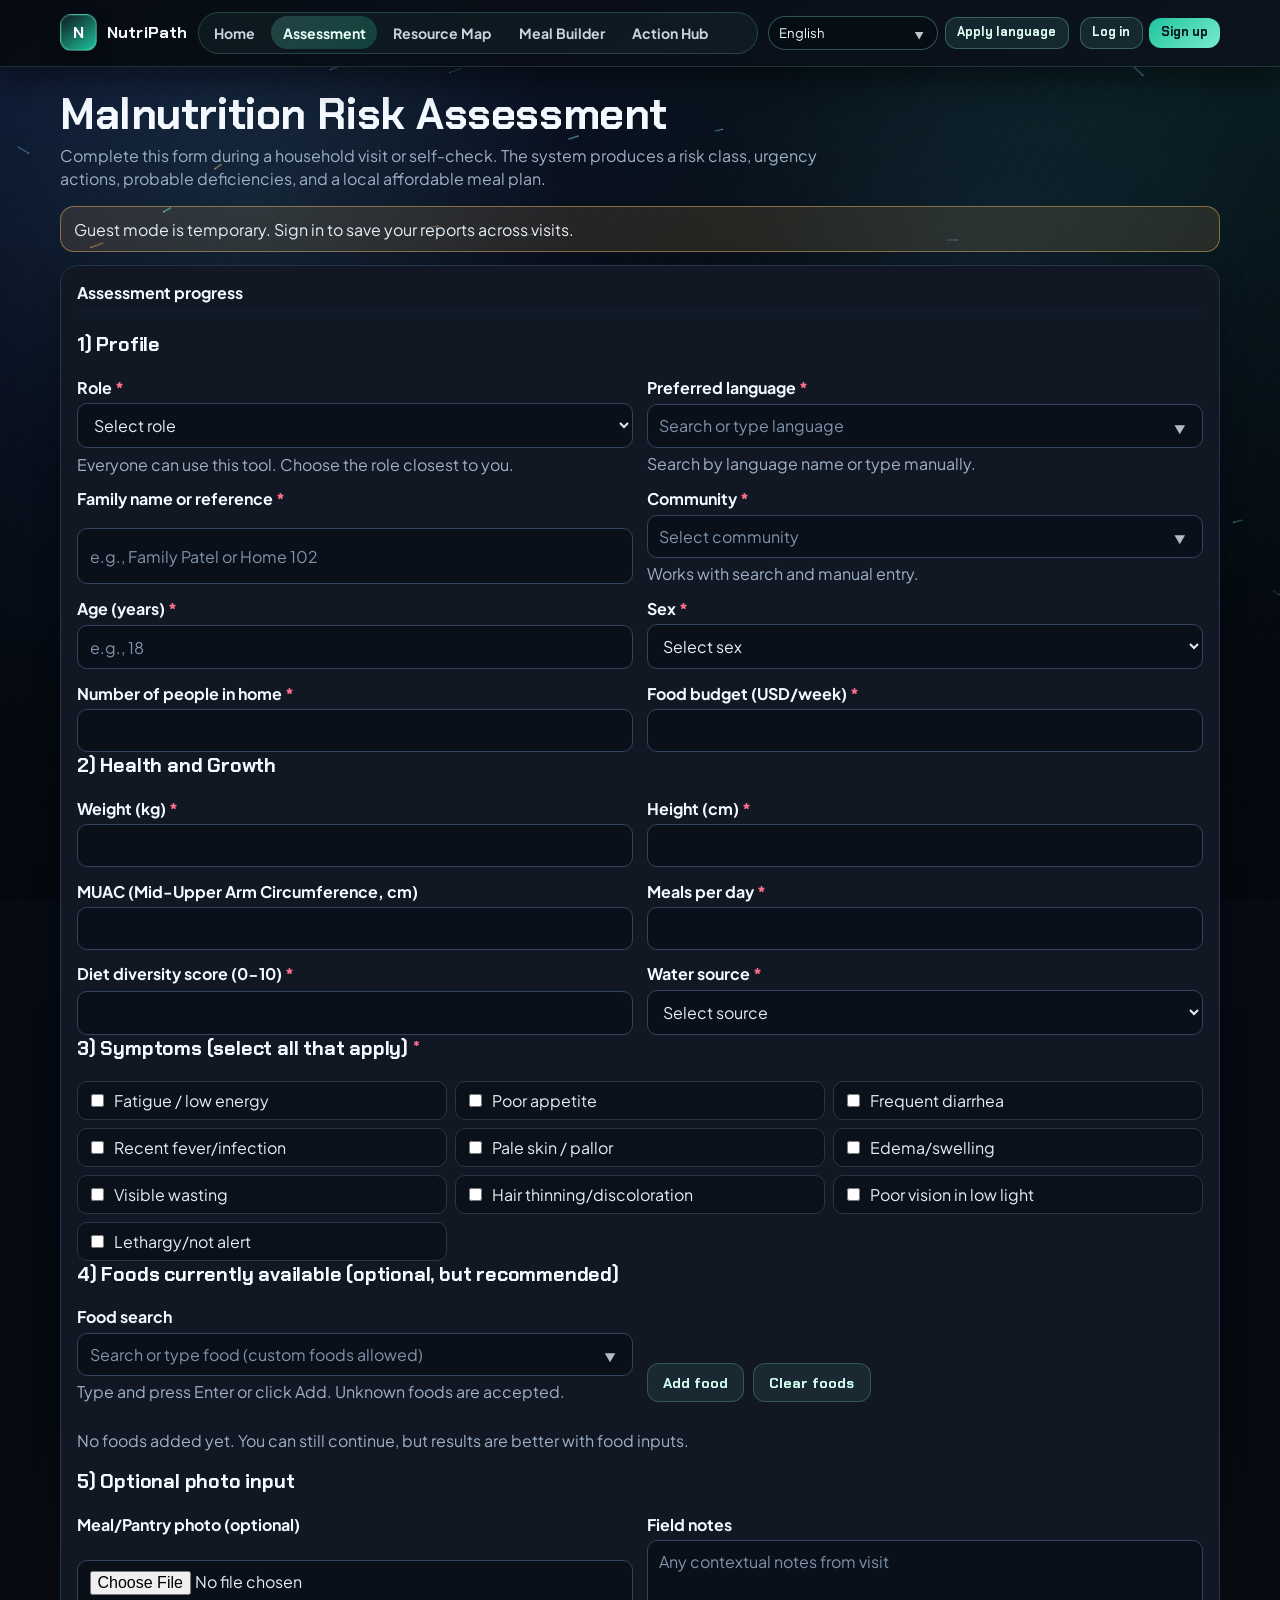
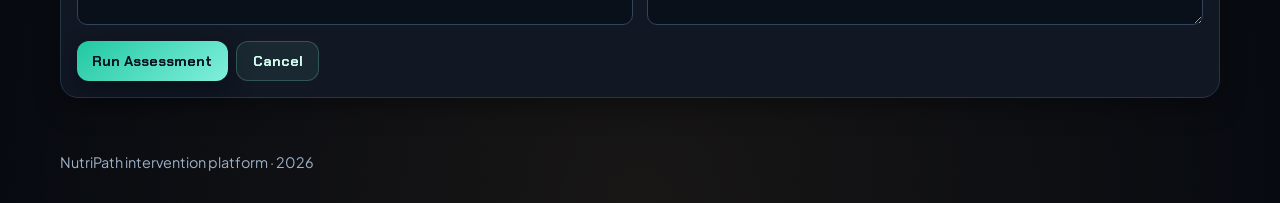
<file: assessment.html>
<!doctype html>
<html lang="en">
 <head>
 <meta charset="UTF-8" />
 <meta name="viewport" content="width=device-width, initial-scale=1.0" />
 <meta name="theme-color" content="#0b3c5d" />
 <title>NutriPath | Assessment</title>
 <link rel="stylesheet" href="./styles.css" />
 </head>
 <body data-page="assessment" data-title-key="title_assessment">
 <header class="topbar">
 <div class="container nav">
 <a class="brand" href="./index.html"><span class="brand-mark">N</span><span>NutriPath</span></a>
 <nav class="nav-links" aria-label="Primary navigation">
 <a class="nav-link" data-nav="home" href="./index.html">Home</a>
 <a class="nav-link" data-nav="assessment" href="./assessment.html">Assessment</a>
 <a class="nav-link" data-nav="map" href="./map.html">Resource Map</a>
 <a class="nav-link" data-nav="meal" href="./meal-builder.html">Meal Builder</a>
 <a class="nav-link" data-nav="learn" href="./learn.html">Action Hub</a>
 </nav>
 </div>
 </header>

 <main class="container">
 <section class="page-header">
 <h1 class="page-title" data-i18n="assessment_title">Malnutrition Risk Assessment</h1>
 <p class="page-desc" data-i18n="assessment_desc">
 Complete this form during a household visit or self-check. The system produces a risk class, urgency actions,
 probable deficiencies, and a local affordable meal plan.
 </p>
 <div class="alert alert-warn" style="margin-top: 0.7rem;" data-i18n="guest_mode_banner">
 Guest mode is temporary. Sign in to save your reports across visits.
 </div>
 </section>

 <section class="card section">
 <div class="field" style="margin-bottom: 0.8rem;">
 <label for="progress" data-i18n="assessment_progress">Assessment progress</label>
 <div class="progress" id="progress" aria-label="Form completion progress" role="progressbar" aria-valuemin="0" aria-valuemax="100" aria-valuenow="0">
 <span></span>
 </div>
 </div>

 <form id="assessment-form" novalidate>
 <h3 data-i18n="assessment_section_profile">1) Profile</h3>
 <div class="form-grid">
 <div class="field">
 <label for="role" class="required-field-label" data-i18n="assessment_label_role">Role</label>
 <select id="role" name="role" required>
 <option value="" data-i18n="assessment_option_select_role">Select role</option>
 <option data-i18n="assessment_role_individual">Individual / Family Member</option>
 <option data-i18n="assessment_role_caregiver">Caregiver / Parent</option>
 <option data-i18n="assessment_role_chw">Community Health Worker</option>
 <option data-i18n="assessment_role_ngo">NGO / Clinic Staff</option>
 </select>
 <span class="field-hint" data-i18n="assessment_role_hint">Everyone can use this tool. Choose the role closest to you.</span>
 </div>
 <div class="field">
 <label for="language" class="required-field-label" data-i18n="assessment_label_language">Preferred language</label>
 <input id="language" name="language" list="language-options" placeholder="Search or type language" data-i18n-placeholder="assessment_placeholder_language" required />
 <datalist id="language-options"></datalist>
 <span class="field-hint" data-i18n="assessment_language_hint">Search by language name or type manually.</span>
 </div>
 <div class="field">
 <label for="householdName" class="required-field-label" data-i18n="assessment_label_household">Family name or reference</label>
 <input id="householdName" name="householdName" placeholder="e.g., Family Patel or Home 102" data-i18n-placeholder="assessment_placeholder_household" required />
 </div>
 <div class="field">
 <label for="community" class="required-field-label" data-i18n="assessment_label_community">Community</label>
 <input id="community" name="community" list="community-options" placeholder="Select community" required />
 <datalist id="community-options"></datalist>
 <span class="field-hint" data-i18n="assessment_community_hint">Works with search and manual entry.</span>
 </div>
 <div class="field">
 <label for="ageYears" class="required-field-label" data-i18n="assessment_label_age">Age (years)</label>
 <input id="ageYears" name="ageYears" type="number" min="0" max="120" step="1" placeholder="e.g., 18" data-i18n-placeholder="assessment_placeholder_age" required />
 </div>
 <div class="field">
 <label for="sex" class="required-field-label" data-i18n="assessment_label_sex">Sex</label>
 <select id="sex" name="sex" required>
 <option value="" data-i18n="assessment_option_select_sex">Select sex</option>
 <option data-i18n="assessment_option_female">Female</option>
 <option data-i18n="assessment_option_male">Male</option>
 </select>
 </div>
 <div class="field">
 <label for="householdSize" class="required-field-label" data-i18n="assessment_label_household_size">Number of people in home</label>
 <input id="householdSize" name="householdSize" type="number" min="1" max="20" required />
 </div>
 <div class="field">
 <label for="weeklyBudget" class="required-field-label" data-i18n="assessment_label_budget">Food budget (USD/week)</label>
 <input id="weeklyBudget" name="weeklyBudget" type="number" min="1" max="500" required />
 </div>
 </div>

 <h3 data-i18n="assessment_section_health">2) Health and Growth</h3>
 <div class="form-grid">
 <div class="field">
 <label for="weight" class="required-field-label" data-i18n="assessment_label_weight">Weight (kg)</label>
 <input id="weight" name="weight" type="number" step="0.1" min="1" max="150" required />
 </div>
 <div class="field">
 <label for="height" class="required-field-label" data-i18n="assessment_label_height">Height (cm)</label>
 <input id="height" name="height" type="number" step="0.1" min="30" max="220" required />
 </div>
 <div class="field">
 <label for="muac" data-i18n="assessment_label_muac">MUAC (Mid-Upper Arm Circumference, cm)</label>
 <input id="muac" name="muac" type="number" step="0.1" min="8" max="35" />
 </div>
 <div class="field">
 <label for="mealsPerDay" class="required-field-label" data-i18n="assessment_label_meals">Meals per day</label>
 <input id="mealsPerDay" name="mealsPerDay" type="number" min="1" max="8" required />
 </div>
 <div class="field">
 <label for="dietDiversity" class="required-field-label" data-i18n="assessment_label_diversity">Diet diversity score (0-10)</label>
 <input id="dietDiversity" name="dietDiversity" type="number" min="0" max="10" required />
 </div>
 <div class="field">
 <label for="waterSource" class="required-field-label" data-i18n="assessment_label_water">Water source</label>
 <select id="waterSource" name="waterSource" required>
 <option value="" data-i18n="assessment_option_select_source">Select source</option>
 <option value="safe" data-i18n="assessment_option_safe_water">Safe (treated/piped)</option>
 <option value="unsafe" data-i18n="assessment_option_unsafe_water">Unsafe (untreated/open)</option>
 </select>
 </div>
 </div>

 <h3 class="required-field-label" data-i18n="assessment_section_symptoms">3) Symptoms (select all that apply)</h3>
 <div class="checkbox-grid" id="symptom-list"></div>

 <h3>4) Foods currently available (optional, but recommended)</h3>
 <div class="form-grid">
 <div class="field">
 <label for="assessment-food-input">Food search</label>
 <input id="assessment-food-input" list="assessment-food-options" placeholder="Search or type food (custom foods allowed)" />
 <datalist id="assessment-food-options"></datalist>
 <span class="field-hint">Type and press Enter or click Add. Unknown foods are accepted.</span>
 </div>
 <div class="field" style="align-content: end;">
 <div class="cta-row">
 <button id="assessment-food-add" class="btn btn-secondary" type="button">Add food</button>
 <button id="assessment-food-clear" class="btn btn-secondary" type="button">Clear foods</button>
 </div>
 </div>
 </div>
 <div id="assessment-food-selected" class="selected-foods" aria-live="polite"></div>
 <p id="assessment-food-status" class="small-text"></p>

 <h3 data-i18n="assessment_section_photo">5) Optional photo input</h3>
 <div class="form-grid">
 <div class="field">
 <label for="foodPhoto" data-i18n="assessment_label_photo">Meal/Pantry photo (optional)</label>
 <input id="foodPhoto" name="foodPhoto" type="file" accept="image/*" />
 </div>
 <div class="field">
 <label for="notes" data-i18n="assessment_label_notes">Field notes</label>
 <textarea id="notes" name="notes" rows="3" placeholder="Any contextual notes from visit" data-i18n-placeholder="assessment_placeholder_notes"></textarea>
 </div>
 </div>

 <div id="validation-message" class="alert alert-danger hide" role="alert"></div>
 <div class="cta-row" style="margin-top: 1rem;">
 <button class="btn btn-primary" type="submit" data-i18n="assessment_btn_run">Run Assessment</button>
 <a class="btn btn-secondary" href="./index.html" data-i18n="common_cancel">Cancel</a>
 </div>
 </form>
 </section>

 <section id="assessment-results-panel" class="section hide">
 <section class="page-header">
 <h2 class="page-title" data-i18n="results_title">Assessment Results</h2>
 <p class="page-desc" id="result-summary" data-i18n="results_latest">Latest screening output appears below.</p>
 </section>

 <section id="empty-state" class="card section hide">
 <h3 data-i18n="results_empty_title">No assessment found</h3>
 <p class="subtle" data-i18n="results_empty_desc">Run a new assessment to generate results and recommendations.</p>
 </section>

 <section id="results-content" class="section hide">
 <div class="grid-2">
 <article class="card">
 <h3 data-i18n="results_risk_title">Risk Classification</h3>
 <div class="risk-ring" id="risk-ring"><strong id="risk-score">0</strong></div>
 <p><strong id="risk-category"></strong></p>
 <div id="risk-alert" class="alert" role="status"></div>
 <div class="field summary-audience-field">
 <label for="summary-audience">Summary audience</label>
 <select id="summary-audience">
 <option value="caregiver">Caregiver / Family</option>
 <option value="clinic">Clinic / Health Team</option>
 <option value="ngo">NGO / Food Support Partner</option>
 </select>
 </div>
 <div class="cta-row" style="margin-top: 0.75rem;">
 <button class="btn btn-secondary" id="speak-btn" type="button" data-i18n="results_btn_read">Read aloud</button>
 <button class="btn btn-secondary" id="print-btn" type="button" data-i18n="results_btn_print">Print summary</button>
 <button class="btn btn-secondary" id="share-btn" type="button">Share summary</button>
 </div>
 <p id="share-status" class="small-text" style="margin: 0.5rem 0 0;"></p>
 </article>

 <article class="card">
 <h3 data-i18n="results_actions_title">Priority Actions</h3>
 <ol id="actions-list"></ol>
 <div class="alert alert-warn" id="follow-up-text"></div>
 </article>
 </div>

 <div class="grid-2 section">
 <article class="card">
<h3 data-i18n="results_def_title">Likely Deficiencies</h3>
 <table class="table" id="deficiency-table">
 <thead>
 <tr>
 <th data-i18n="results_def_head_nutrient">Nutrient concern</th>
 <th data-i18n="results_def_head_signal">Signal score</th>
 <th data-i18n="results_def_head_conf">Confidence</th>
 </tr>
 </thead>
 <tbody></tbody>
 </table>
 </article>

 <article class="card">
 <h3 data-i18n="results_nearest_title">Nearest Services</h3>
 <div id="resource-cards"></div>
 <div class="cta-row" style="margin-top: 0.75rem;">
 <a class="btn btn-primary" href="./map.html" data-i18n="results_open_map">Open Resource Map</a>
 </div>
 </article>
 </div>

 <div class="grid-2 section">
 <article class="card">
 <h3>Why this risk was assigned</h3>
 <ul id="risk-reasons-list"></ul>
 </article>
 <article class="card">
 <h3>What to do right now</h3>
 <p id="referral-guidance" class="small-text"></p>
 <p id="meal-focus-guidance" class="small-text"></p>
 </article>
 </div>

 <article class="card section">
 <h3>Recommended Next Steps</h3>
 <p class="small-text">Use this pathway to move from screening to action in minutes.</p>
 <div id="next-steps-grid" class="next-step-grid"></div>
 </article>

 <div class="cta-row section">
 <a class="btn btn-primary" href="./assessment.html" data-i18n="results_run_again">Run Another Assessment</a>
 <a class="btn btn-secondary" href="./meal-builder.html">Open Meal Builder</a>
 <a class="btn btn-secondary" href="./learn.html">Open Action Hub</a>
 </div>
 </section>
 </section>
 </main>

 <footer class="container footer"><span>NutriPath intervention platform</span> · <span id="year"></span></footer>

 <script src="./data.js"></script>
 <script src="./app.js"></script>
 <script src="./assessment.js"></script>
 <script src="./results.js"></script>
 </body>
</html>
</file>
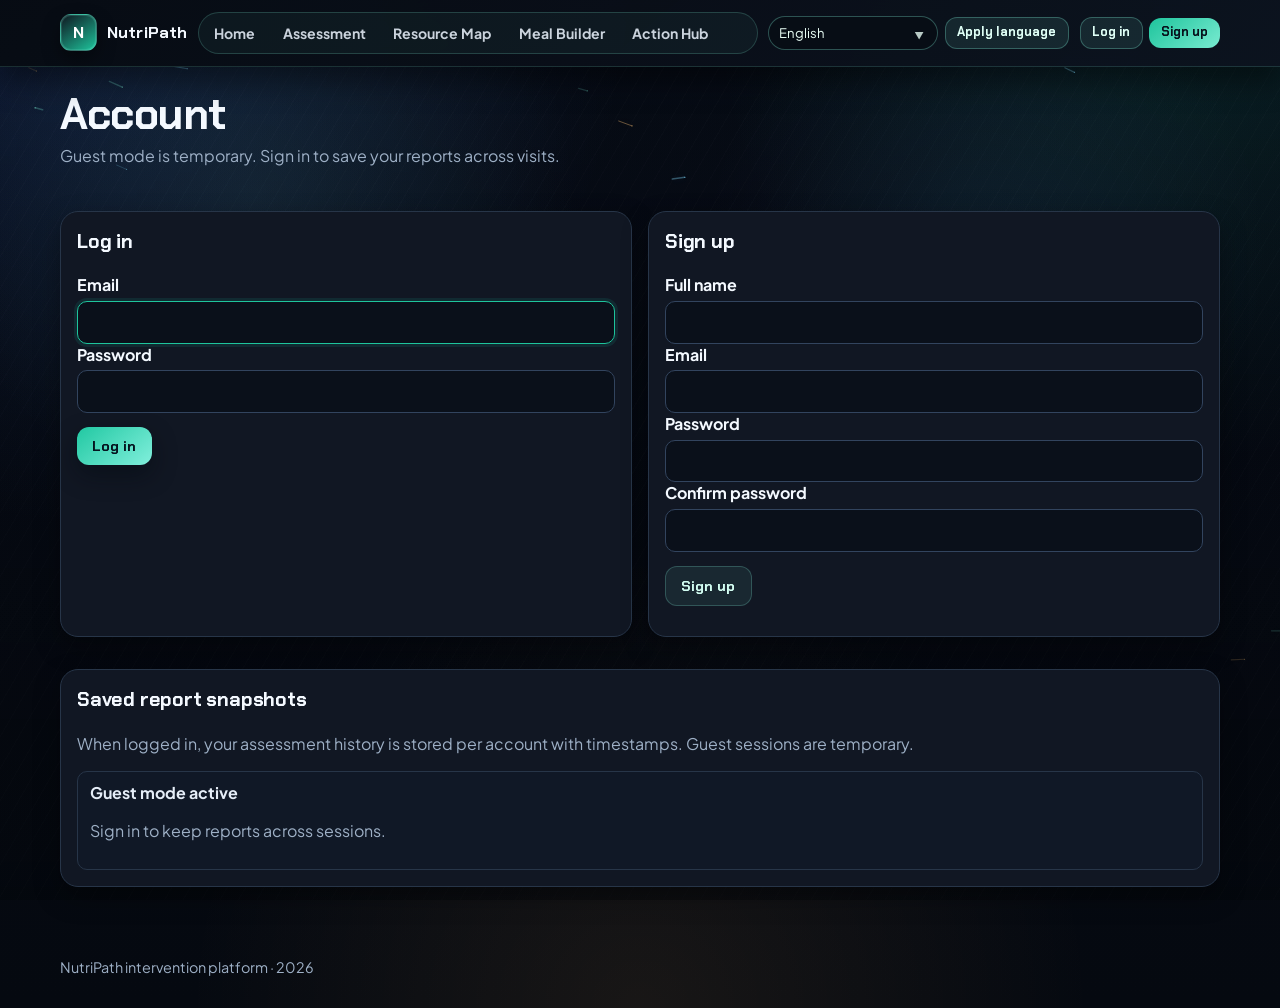
<file: auth.html>
<!doctype html>
<html lang="en">
 <head>
 <meta charset="UTF-8" />
 <meta name="viewport" content="width=device-width, initial-scale=1.0" />
 <meta name="theme-color" content="#0b3c5d" />
 <title>NutriPath | Login & Sign Up</title>
 <link rel="stylesheet" href="./styles.css" />
 </head>
 <body data-page="auth" data-title-key="title_auth">
 <header class="topbar">
 <div class="container nav">
 <a class="brand" href="./index.html"><span class="brand-mark">N</span><span>NutriPath</span></a>
 <nav class="nav-links" aria-label="Primary navigation">
 <a class="nav-link" data-nav="home" href="./index.html">Home</a>
 <a class="nav-link" data-nav="assessment" href="./assessment.html">Assessment</a>
 <a class="nav-link" data-nav="map" href="./map.html">Resource Map</a>
 <a class="nav-link" data-nav="meal" href="./meal-builder.html">Meal Builder</a>
 <a class="nav-link" data-nav="learn" href="./learn.html">Action Hub</a>
 </nav>
 </div>
 </header>

 <main class="container">
 <section class="page-header">
 <h1 class="page-title" data-i18n="btn_account">Account</h1>
 <p class="page-desc" data-i18n="guest_mode_banner">Guest mode is temporary. Sign in to save your reports across visits.</p>
 </section>

 <section class="section auth-shell">
 <article class="card">
 <h3 data-i18n="btn_login">Log in</h3>
 <form id="login-form">
 <div class="field">
 <label for="login-email" data-i18n="auth_label_email">Email</label>
 <input id="login-email" type="email" required />
 </div>
 <div class="field">
 <label for="login-password" data-i18n="auth_label_password">Password</label>
 <input id="login-password" type="password" required />
 </div>
 <div class="cta-row" style="margin-top: 0.9rem;">
 <button class="btn btn-primary" type="submit" data-i18n="btn_login">Log in</button>
 </div>
 <p id="login-status" class="status-msg"></p>
 </form>
 </article>

 <article class="card">
 <h3 data-i18n="btn_signup">Sign up</h3>
 <form id="signup-form">
 <div class="field">
 <label for="signup-name" data-i18n="auth_label_name">Full name</label>
 <input id="signup-name" required />
 </div>
 <div class="field">
 <label for="signup-email" data-i18n="auth_label_email">Email</label>
 <input id="signup-email" type="email" required />
 </div>
 <div class="field">
 <label for="signup-password" data-i18n="auth_label_password">Password</label>
 <input id="signup-password" type="password" minlength="6" required />
 </div>
 <div class="field">
 <label for="signup-confirm" data-i18n="auth_label_confirm">Confirm password</label>
 <input id="signup-confirm" type="password" minlength="6" required />
 </div>
 <div class="cta-row" style="margin-top: 0.9rem;">
 <button class="btn btn-secondary" type="submit" data-i18n="btn_signup">Sign up</button>
 </div>
 <p id="signup-status" class="status-msg"></p>
 </form>
 </article>
 </section>

 <section class="section">
 <article class="card">
 <h3>Saved report snapshots</h3>
 <p class="small-text">When logged in, your assessment history is stored per account with timestamps. Guest sessions are temporary.</p>
 <div id="account-history" class="history-list"></div>
 </article>
 </section>
 </main>

 <footer class="container footer"><span>NutriPath intervention platform</span> · <span id="year"></span></footer>

 <script src="./app.js"></script>
 <script src="./auth.js"></script>
 </body>
</html>
</file>
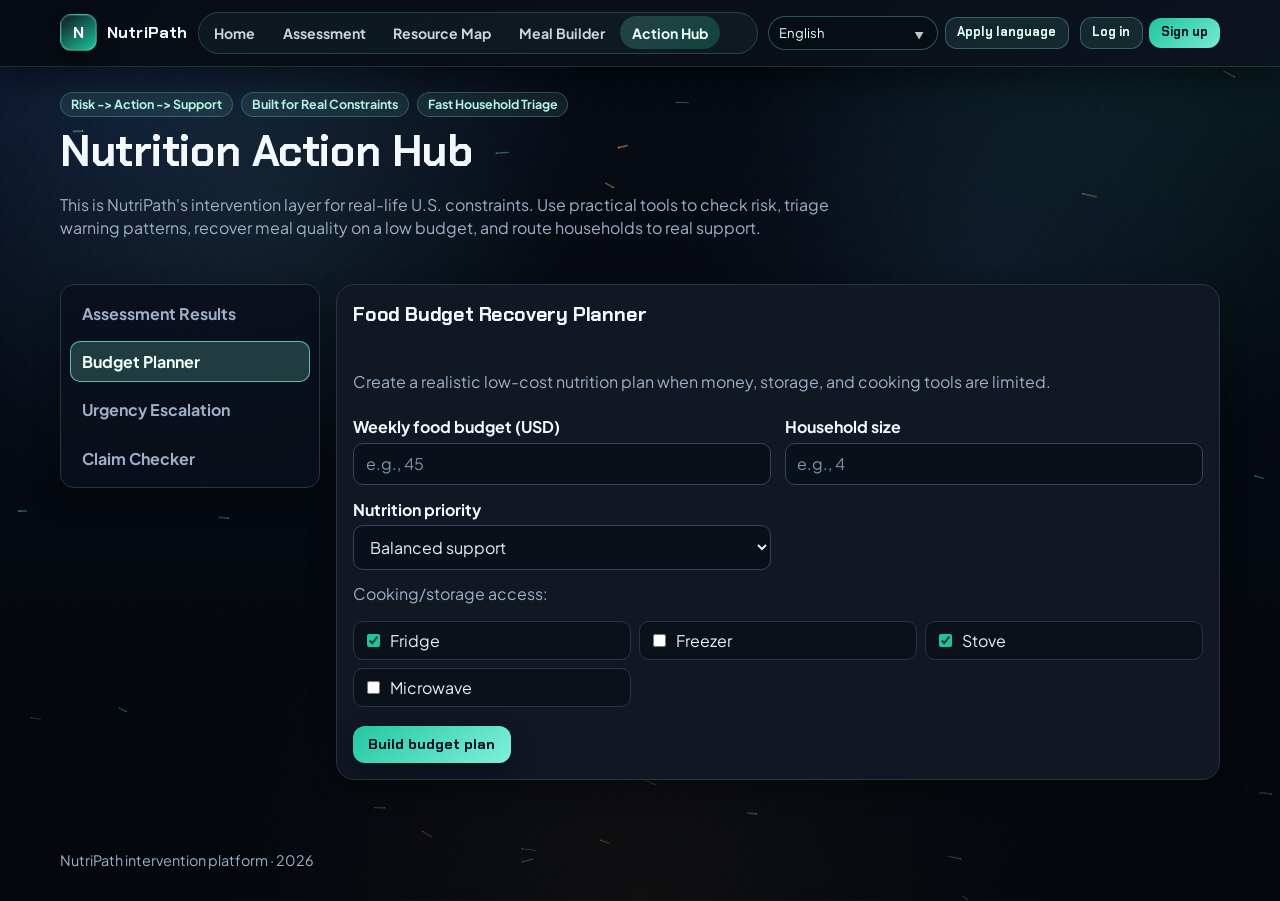
<file: learn.html>
<!doctype html>
<html lang="en">
 <head>
 <meta charset="UTF-8" />
 <meta name="viewport" content="width=device-width, initial-scale=1.0" />
 <meta name="theme-color" content="#0b3c5d" />
 <title>NutriPath | Action Hub</title>
 <link rel="stylesheet" href="./styles.css" />
 </head>
 <body data-page="learn" data-title-key="title_learn">
 <header class="topbar">
 <div class="container nav">
 <a class="brand" href="./index.html"><span class="brand-mark">N</span><span>NutriPath</span></a>
 <nav class="nav-links" aria-label="Primary navigation">
 <a class="nav-link" data-nav="home" href="./index.html">Home</a>
 <a class="nav-link" data-nav="assessment" href="./assessment.html">Assessment</a>
 <a class="nav-link" data-nav="map" href="./map.html">Resource Map</a>
 <a class="nav-link" data-nav="meal" href="./meal-builder.html">Meal Builder</a>
 <a class="nav-link" data-nav="learn" href="./learn.html">Action Hub</a>
 </nav>
 </div>
 </header>

 <main class="container">
 <section class="page-header action-hero">
 <div class="badges">
 <span class="badge">Risk -> Action -> Support</span>
 <span class="badge">Built for Real Constraints</span>
 <span class="badge">Fast Household Triage</span>
 </div>
 <h1 class="page-title">Nutrition Action Hub</h1>
 <p class="page-desc">
 This is NutriPath's intervention layer for real-life U.S. constraints. Use practical tools to check risk,
 triage warning patterns, recover meal quality on a low budget, and route households to real support.
 </p>
 </section>

 <section class="section tool-tabs-shell" id="action-tools-shell">
 <aside class="tool-tabs-nav" role="tablist" aria-label="Action tools">
 <a class="tool-tab-btn" href="./learn.html?tool=results#tool-assessment-results" data-tab="results">Assessment Results</a>
 <a class="tool-tab-btn active" href="./learn.html?tool=budget#tool-budget-planner" data-tab="budget">Budget Planner</a>
 <a class="tool-tab-btn" href="./learn.html?tool=escalation#tool-escalation" data-tab="escalation">Urgency Escalation</a>
 <a class="tool-tab-btn" href="./learn.html?tool=claim#tool-claim-checker" data-tab="claim">Claim Checker</a>
 </aside>

 <div class="tool-tabs-panels">
 <div class="tool-focus-actions hide" data-focus-actions>
 <a class="btn btn-secondary btn-small" href="./learn.html">View all Action Hub tools</a>
 </div>
 <article class="card tool-card tool-panel" id="tool-assessment-results" data-tool-tab="results">
 <h3>Assessment Results</h3>
 <p class="small-text">Review previous assessment snapshots and compare changes over time.</p>
 <div id="assessment-history-disclaimer" class="alert alert-warn small-text"></div>
 <div id="assessment-history-empty" class="tool-result hide"></div>

 <div id="assessment-history-controls" class="history-compare-grid">
 <div class="field">
 <label for="assessment-history-primary">Current snapshot</label>
 <select id="assessment-history-primary"></select>
 </div>
 <div class="field">
 <label for="assessment-history-compare">Compare against</label>
 <select id="assessment-history-compare"></select>
 </div>
 </div>

 <div class="cta-row" style="margin-top: 0.72rem;">
 <button id="assessment-history-compare-btn" class="btn btn-primary" type="button">Compare snapshots</button>
 <button id="assessment-history-open-btn" class="btn btn-secondary" type="button">Open current snapshot</button>
 </div>

 <div id="assessment-history-compare-result" class="tool-result hide"></div>

 <h4 style="margin-top: 0.78rem;">Previous assessments</h4>
 <div id="assessment-history-list" class="history-list"></div>
 </article>

 <article class="card tool-card tool-panel is-active" id="tool-budget-planner" data-tool-tab="budget">
 <h3>Food Budget Recovery Planner</h3>
 <p class="small-text">Create a realistic low-cost nutrition plan when money, storage, and cooking tools are limited.</p>
 <div class="form-grid">
 <div class="field">
 <label for="budget-weekly">Weekly food budget (USD)</label>
 <input id="budget-weekly" type="number" min="1" step="1" placeholder="e.g., 45" />
 </div>
 <div class="field">
 <label for="budget-household">Household size</label>
 <input id="budget-household" type="number" min="1" step="1" placeholder="e.g., 4" />
 </div>
 <div class="field">
 <label for="budget-priority">Nutrition priority</label>
 <select id="budget-priority">
 <option value="balanced">Balanced support</option>
 <option value="protein">Protein priority</option>
 <option value="iron">Iron support priority</option>
 <option value="kid">Kid-friendly meals</option>
 <option value="senior">Senior-friendly meals</option>
 <option value="pantry">Pantry-only resilience</option>
 </select>
 </div>
 </div>
 <p class="small-text" style="margin: 0.3rem 0 0.5rem;">Cooking/storage access:</p>
 <div class="checkbox-grid" id="budget-appliances">
 <label class="checkbox-item"><input type="checkbox" value="fridge" checked /> <span>Fridge</span></label>
 <label class="checkbox-item"><input type="checkbox" value="freezer" /> <span>Freezer</span></label>
 <label class="checkbox-item"><input type="checkbox" value="stove" checked /> <span>Stove</span></label>
 <label class="checkbox-item"><input type="checkbox" value="microwave" /> <span>Microwave</span></label>
 </div>
 <div class="cta-row" style="margin-top: 0.75rem;">
 <button id="budget-plan-btn" class="btn btn-primary" type="button">Build budget plan</button>
 </div>
 <div id="budget-plan-result" class="tool-result hide"></div>
 </article>

 <article class="card tool-card tool-panel" id="tool-escalation" data-tool-tab="escalation">
 <h3>Urgency / Warning Sign Escalation Tool</h3>
 <p class="small-text">Check warning combinations and get safety-oriented escalation guidance.</p>
 <div class="form-grid">
 <div class="field">
 <label for="escalation-member">Household member</label>
 <select id="escalation-member">
 <option value="child">Child</option>
 <option value="adult">Adult</option>
 <option value="older">Older adult</option>
 </select>
 </div>
 <div class="field">
 <label for="escalation-access">Support access level</label>
 <select id="escalation-access">
 <option value="normal">Support available</option>
 <option value="limited">Limited support access</option>
 <option value="none">No nearby support access</option>
 </select>
 </div>
 </div>
 <p class="small-text" style="margin: 0.3rem 0 0.5rem;">Select current warning signs:</p>
 <div class="checkbox-grid" id="escalation-signs">
 <label class="checkbox-item"><input type="checkbox" value="poor_appetite" /> <span>Poor appetite</span></label>
 <label class="checkbox-item"><input type="checkbox" value="weight_loss" /> <span>Weight loss</span></label>
 <label class="checkbox-item"><input type="checkbox" value="fatigue" /> <span>Weakness / fatigue</span></label>
 <label class="checkbox-item"><input type="checkbox" value="pale_skin" /> <span>Pale skin</span></label>
 <label class="checkbox-item"><input type="checkbox" value="swelling" /> <span>Swelling</span></label>
 <label class="checkbox-item"><input type="checkbox" value="confusion" /> <span>Confusion</span></label>
 <label class="checkbox-item"><input type="checkbox" value="missed_meals" /> <span>Ongoing missed meals</span></label>
 <label class="checkbox-item"><input type="checkbox" value="low_food_access" /> <span>Low food access</span></label>
 </div>
 <div class="cta-row" style="margin-top: 0.75rem;">
 <button id="escalation-check-btn" class="btn btn-primary" type="button">Check urgency</button>
 </div>
 <div id="escalation-result" class="tool-result hide"></div>
 </article>

 <article class="card tool-card tool-panel" id="tool-claim-checker" data-tool-tab="claim">
 <h3>Nutrition Claim Checker</h3>
 <p class="small-text">Check a belief and get likely myth / mixed / likely fact + confidence and safer next action.</p>
 <div class="field">
 <label for="myth-input">Enter nutrition claim</label>
 <input id="myth-input" placeholder="Example: Healthy food is too expensive" />
 </div>
 <div class="cta-row" style="margin-top: 0.75rem;">
 <button id="myth-check-btn" class="btn btn-primary" type="button">Check claim</button>
 <button id="myth-clear-btn" class="btn btn-secondary" type="button">Clear</button>
 </div>
 <div id="myth-result" class="tool-result hide"></div>
 </article>
 </div>
 </section>

 </main>

 <footer class="container footer"><span>NutriPath intervention platform</span> · <span id="year"></span></footer>

 <script src="./data.js"></script>
 <script src="./runtime-config.js"></script>
 <script src="./app.js"></script>
 <script src="./learn.js"></script>
 </body>
</html>
</file>
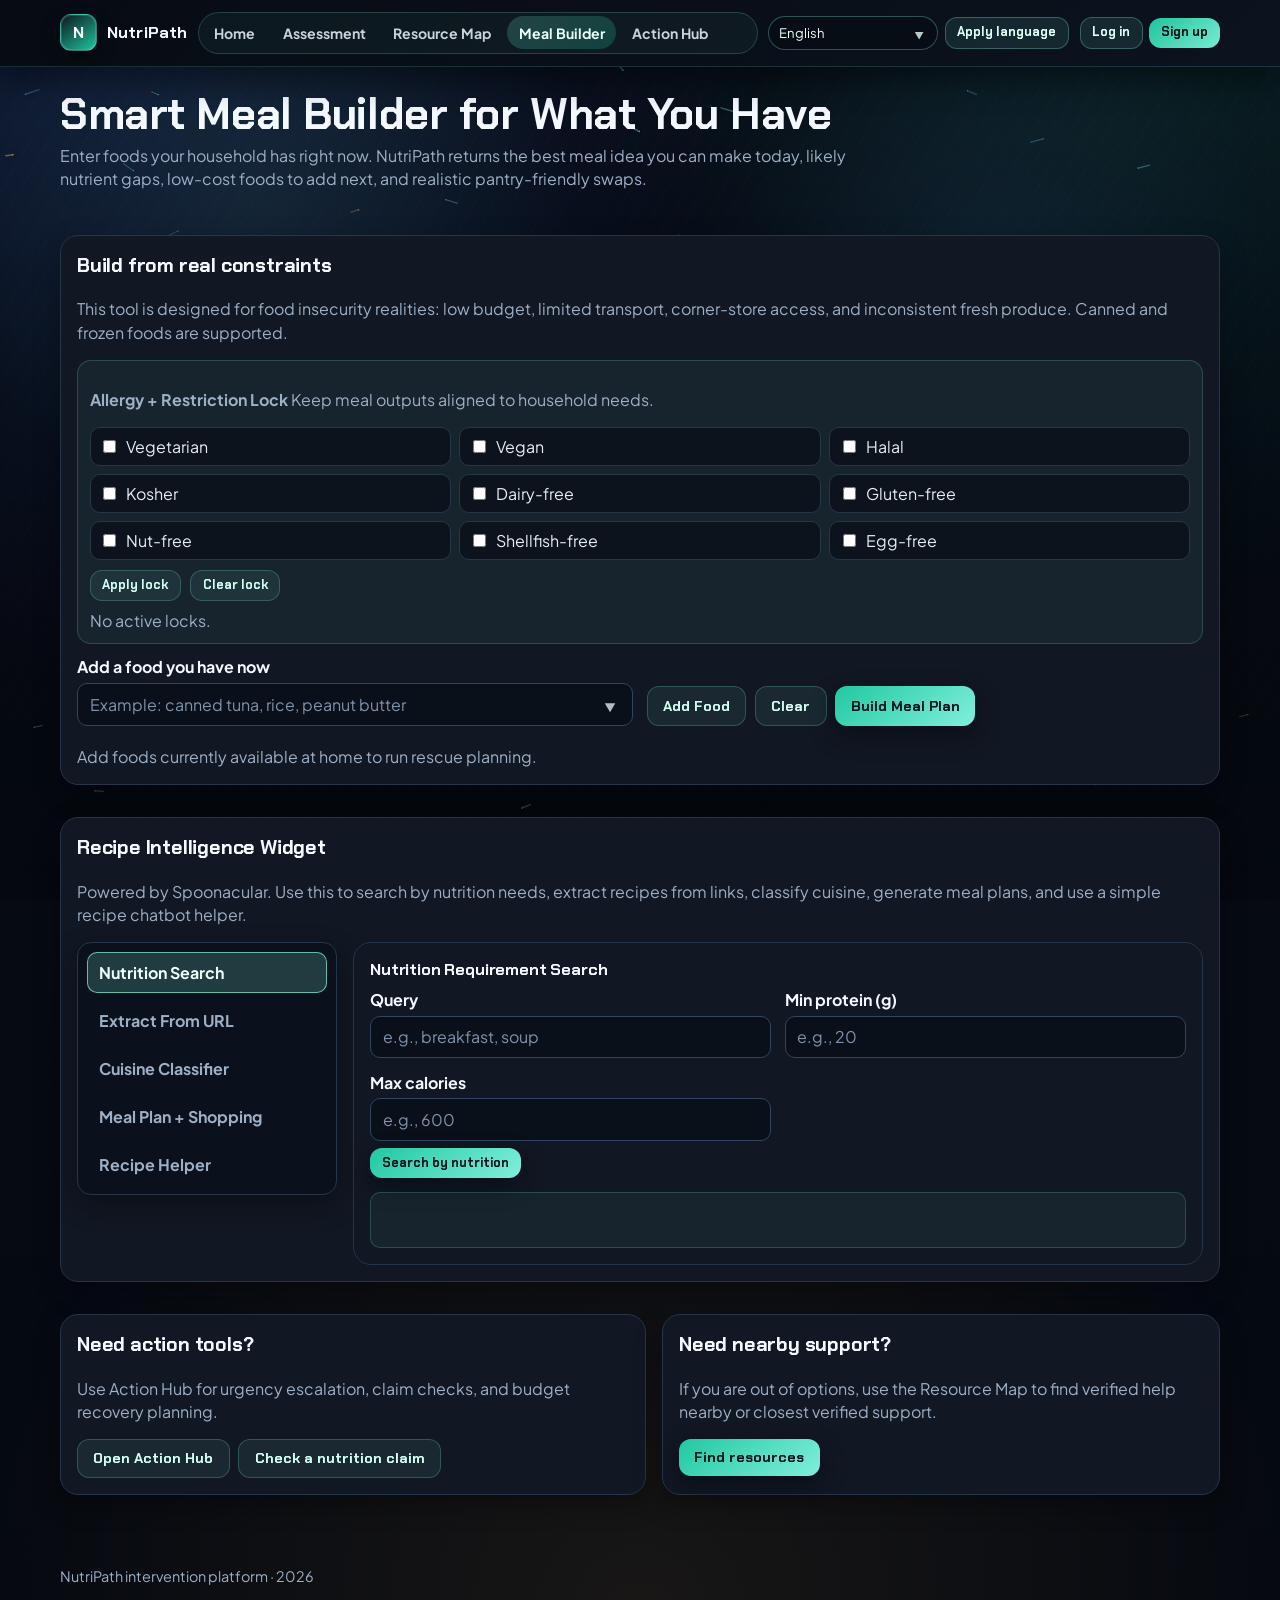
<file: meal-builder.html>
<!doctype html>
<html lang="en">
 <head>
 <meta charset="UTF-8" />
 <meta name="viewport" content="width=device-width, initial-scale=1.0" />
 <meta name="theme-color" content="#0b3c5d" />
 <title>NutriPath | Smart Meal Builder</title>
 <link rel="stylesheet" href="./styles.css" />
 </head>
 <body data-page="meal" data-title-key="title_meal">
 <header class="topbar">
 <div class="container nav">
 <a class="brand" href="./index.html"><span class="brand-mark">N</span><span>NutriPath</span></a>
 <nav class="nav-links" aria-label="Primary navigation">
 <a class="nav-link" data-nav="home" href="./index.html">Home</a>
 <a class="nav-link" data-nav="assessment" href="./assessment.html">Assessment</a>
 <a class="nav-link" data-nav="map" href="./map.html">Resource Map</a>
 <a class="nav-link" data-nav="meal" href="./meal-builder.html">Meal Builder</a>
 <a class="nav-link" data-nav="learn" href="./learn.html">Action Hub</a>
 </nav>
 </div>
 </header>

 <main class="container">
 <section class="page-header">
 <h1 class="page-title">Smart Meal Builder for What You Have</h1>
 <p class="page-desc">
 Enter foods your household has right now. NutriPath returns the best meal idea you can make today,
 likely nutrient gaps, low-cost foods to add next, and realistic pantry-friendly swaps.
 </p>
 </section>

 <section class="section" id="meal-rescue-builder">
 <article class="card">
 <h3>Build from real constraints</h3>
 <p class="small-text">
 This tool is designed for food insecurity realities: low budget, limited transport, corner-store access,
 and inconsistent fresh produce. Canned and frozen foods are supported.
 </p>
 <div class="restriction-lock" id="nutrition-lock-shell">
 <p class="small-text"><strong>Allergy + Restriction Lock</strong> Keep meal outputs aligned to household needs.</p>
 <div class="checkbox-grid" id="nutrition-lock-grid">
 <label class="checkbox-item"><input type="checkbox" value="vegetarian" /> <span>Vegetarian</span></label>
 <label class="checkbox-item"><input type="checkbox" value="vegan" /> <span>Vegan</span></label>
 <label class="checkbox-item"><input type="checkbox" value="halal" /> <span>Halal</span></label>
 <label class="checkbox-item"><input type="checkbox" value="kosher" /> <span>Kosher</span></label>
 <label class="checkbox-item"><input type="checkbox" value="dairy_free" /> <span>Dairy-free</span></label>
 <label class="checkbox-item"><input type="checkbox" value="gluten_free" /> <span>Gluten-free</span></label>
 <label class="checkbox-item"><input type="checkbox" value="nut_free" /> <span>Nut-free</span></label>
 <label class="checkbox-item"><input type="checkbox" value="shellfish_free" /> <span>Shellfish-free</span></label>
 <label class="checkbox-item"><input type="checkbox" value="egg_free" /> <span>Egg-free</span></label>
 </div>
 <div class="cta-row" style="margin-top: 0.6rem;">
 <button id="nutrition-lock-apply" class="btn btn-secondary btn-small" type="button">Apply lock</button>
 <button id="nutrition-lock-clear" class="btn btn-secondary btn-small" type="button">Clear lock</button>
 </div>
 <p id="nutrition-lock-status" class="small-text" style="margin: 0.45rem 0 0;">No active locks.</p>
 </div>

 <div class="form-grid">
 <div class="field">
 <label for="hub-food-input">Add a food you have now</label>
 <input id="hub-food-input" list="hub-food-options" placeholder="Example: canned tuna, rice, peanut butter" />
 <datalist id="hub-food-options"></datalist>
 </div>
 <div class="field" style="align-content: end;">
 <div class="cta-row">
 <button id="hub-add-food" class="btn btn-secondary" type="button">Add Food</button>
 <button id="hub-clear-foods" class="btn btn-secondary" type="button">Clear</button>
 <button id="hub-analyze-foods" class="btn btn-primary" type="button">Build Meal Plan</button>
 </div>
 </div>
 </div>

 <div id="hub-selected-foods" class="selected-foods" aria-live="polite"></div>
 <p id="hub-food-status" class="small-text" style="margin: 0.55rem 0 0;"></p>

 <div id="hub-food-results" class="grid-3 section hide meal-builder-results" style="padding-top: 0.9rem;">
 <article class="card">
 <h4>Best meal idea now</h4>
 <ul id="hub-meal-list"></ul>
 </article>
 <article class="card">
 <h4>Good nutrients you already have</h4>
 <ul id="hub-nutrient-list"></ul>
 </article>
 <article class="card">
 <h4>Likely nutrient gaps</h4>
 <ul id="hub-gap-list"></ul>
 </article>
 <article class="card">
 <h4>Cheapest helpful foods to add</h4>
 <ul id="hub-addon-list"></ul>
 </article>
 <article class="card">
 <h4>Easy swaps if missing ingredients</h4>
 <ul id="hub-swap-list"></ul>
 </article>
 <article class="card">
 <h4>What to do next</h4>
 <div id="hub-next-steps" class="small-text"></div>
 </article>
 </div>
 </article>
 </section>

 <section class="section" id="recipe-widget">
 <article class="card">
 <h3>Recipe Intelligence Widget</h3>
 <p class="small-text">
 Powered by Spoonacular. Use this to search by nutrition needs, extract recipes from links, classify cuisine,
 generate meal plans, and use a simple recipe chatbot helper.
 </p>

 <div class="tool-tabs-shell recipe-tabs-shell" id="recipe-tools-shell">
 <aside class="tool-tabs-nav recipe-tabs-nav" role="tablist" aria-label="Recipe tools">
 <a class="tool-tab-btn active" href="./meal-builder.html?recipeTool=nutrition#recipe-widget" data-tab="nutrition">Nutrition Search</a>
 <a class="tool-tab-btn" href="./meal-builder.html?recipeTool=extract#recipe-widget" data-tab="extract">Extract From URL</a>
 <a class="tool-tab-btn" href="./meal-builder.html?recipeTool=classify#recipe-widget" data-tab="classify">Cuisine Classifier</a>
 <a class="tool-tab-btn" href="./meal-builder.html?recipeTool=mealplan#recipe-widget" data-tab="mealplan">Meal Plan + Shopping</a>
 <a class="tool-tab-btn" href="./meal-builder.html?recipeTool=chat#recipe-widget" data-tab="chat">Recipe Helper</a>
 </aside>

 <div class="tool-tabs-panels">
 <div class="tool-focus-actions hide" data-focus-actions>
 <a class="btn btn-secondary btn-small" href="./meal-builder.html#recipe-widget">View all recipe tools</a>
 </div>
 <article class="card recipe-tool tool-panel is-active" data-tool-tab="nutrition">
 <h4>Nutrition Requirement Search</h4>
 <div class="form-grid">
 <div class="field">
 <label for="recipe-nutrition-query">Query</label>
 <input id="recipe-nutrition-query" placeholder="e.g., breakfast, soup" />
 </div>
 <div class="field">
 <label for="recipe-min-protein">Min protein (g)</label>
 <input id="recipe-min-protein" type="number" min="0" placeholder="e.g., 20" />
 </div>
 <div class="field">
 <label for="recipe-max-calories">Max calories</label>
 <input id="recipe-max-calories" type="number" min="0" placeholder="e.g., 600" />
 </div>
 </div>
 <div class="cta-row"><button id="recipe-nutrition-btn" class="btn btn-primary btn-small" type="button">Search by nutrition</button></div>
 <div id="recipe-nutrition-result" class="recipe-result"></div>
 </article>

 <article class="card recipe-tool tool-panel" data-tool-tab="extract">
 <h4>Extract Recipe From Website</h4>
 <div class="field">
 <label for="recipe-url-input">Recipe URL</label>
 <input id="recipe-url-input" placeholder="https://example.com/recipe-page" />
 </div>
 <div class="cta-row"><button id="recipe-extract-btn" class="btn btn-primary btn-small" type="button">Extract</button></div>
 <div id="recipe-extract-result" class="recipe-result"></div>
 </article>

 <article class="card recipe-tool tool-panel" data-tool-tab="classify">
 <h4>Classify Recipe Type / Cuisine</h4>
 <div class="field">
 <label for="recipe-classify-input">Recipe title or description</label>
 <input id="recipe-classify-input" placeholder="e.g., Chicken Tikka Masala" />
 </div>
 <div class="cta-row"><button id="recipe-classify-btn" class="btn btn-primary btn-small" type="button">Classify</button></div>
 <div id="recipe-classify-result" class="recipe-result"></div>
 </article>

 <article class="card recipe-tool tool-panel" data-tool-tab="mealplan">
 <h4>Generate Meal Plan + Shopping List</h4>
 <div class="form-grid">
 <div class="field">
 <label for="recipe-meal-timeframe">Timeframe</label>
 <select id="recipe-meal-timeframe">
 <option value="day">Day</option>
 <option value="week">Week</option>
 </select>
 </div>
 <div class="field">
 <label for="recipe-meal-calories">Target calories/day</label>
 <input id="recipe-meal-calories" type="number" min="800" max="4200" step="50" placeholder="e.g., 1800" />
 </div>
 </div>
 <div class="cta-row"><button id="recipe-meal-btn" class="btn btn-primary btn-small" type="button">Generate</button></div>
 <div id="recipe-meal-result" class="recipe-result"></div>
 </article>

 <article class="card recipe-tool tool-panel" data-tool-tab="chat">
 <h4>Recipe Chatbot Helper</h4>
 <div class="field">
 <label for="recipe-chat-input">Ask a recipe question</label>
 <input id="recipe-chat-input" placeholder="What can I make with oats and eggs?" />
 </div>
 <div class="cta-row"><button id="recipe-chat-btn" class="btn btn-primary btn-small" type="button">Ask helper</button></div>
 <div id="recipe-chat-result" class="recipe-result"></div>
 </article>
 </div>
 </div>
 </article>
</section>

 <section class="section grid-2" id="meal-links">
 <article class="card">
 <h3>Need action tools?</h3>
 <p class="small-text">Use Action Hub for urgency escalation, claim checks, and budget recovery planning.</p>
 <div class="cta-row">
 <a class="btn btn-secondary" href="./learn.html?tool=budget#tool-budget-planner">Open Action Hub</a>
 <a class="btn btn-secondary" href="./learn.html?tool=claim#tool-claim-checker">Check a nutrition claim</a>
 </div>
 </article>
 <article class="card">
 <h3>Need nearby support?</h3>
 <p class="small-text">If you are out of options, use the Resource Map to find verified help nearby or closest verified support.</p>
 <div class="cta-row">
 <a class="btn btn-primary" href="./map.html">Find resources</a>
 </div>
 </article>
 </section>
 </main>

 <footer class="container footer"><span>NutriPath intervention platform</span> · <span id="year"></span></footer>

 <script src="./data.js"></script>
 <script src="./runtime-config.js"></script>
 <script src="./app.js"></script>
 <script src="./learn.js"></script>
 </body>
</html>
</file>
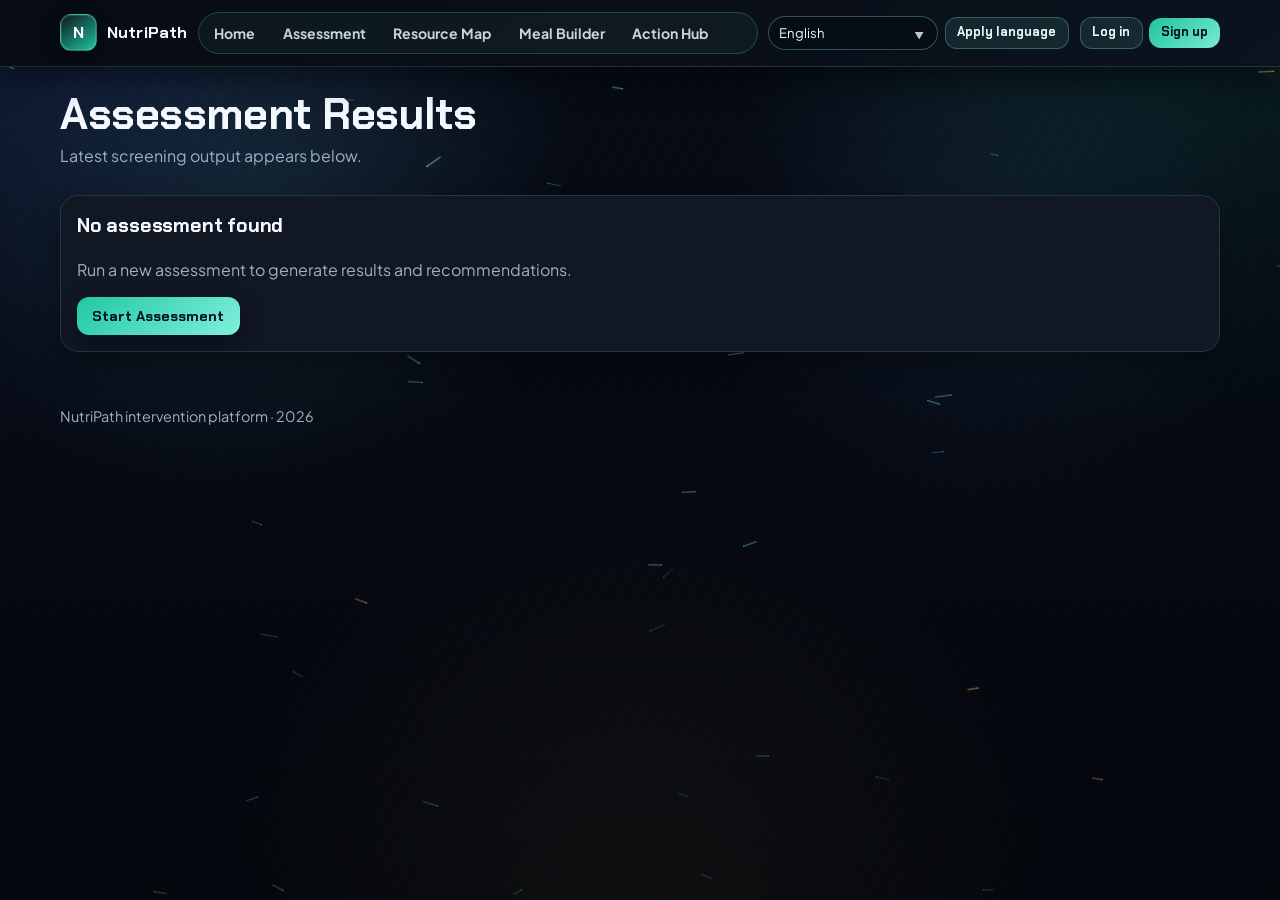
<file: results.html>
<!doctype html>
<html lang="en">
 <head>
 <meta charset="UTF-8" />
 <meta name="viewport" content="width=device-width, initial-scale=1.0" />
 <meta name="theme-color" content="#0b3c5d" />
 <title>NutriPath | Results</title>
 <link rel="stylesheet" href="./styles.css" />
 </head>
 <body data-page="results" data-title-key="title_results">
 <header class="topbar">
 <div class="container nav">
 <a class="brand" href="./index.html"><span class="brand-mark">N</span><span>NutriPath</span></a>
 <nav class="nav-links" aria-label="Primary navigation">
 <a class="nav-link" data-nav="home" href="./index.html">Home</a>
 <a class="nav-link" data-nav="assessment" href="./assessment.html">Assessment</a>
 <a class="nav-link" data-nav="map" href="./map.html">Resource Map</a>
 <a class="nav-link" data-nav="meal" href="./meal-builder.html">Meal Builder</a>
 <a class="nav-link" data-nav="learn" href="./learn.html">Action Hub</a>
 </nav>
 </div>
 </header>

 <main class="container">
 <section class="page-header">
 <h1 class="page-title" data-i18n="results_title">Assessment Results</h1>
 <p class="page-desc" id="result-summary" data-i18n="results_latest">Latest screening output appears below.</p>
 </section>

 <section id="empty-state" class="card section hide">
 <h3 data-i18n="results_empty_title">No assessment found</h3>
 <p class="subtle" data-i18n="results_empty_desc">Run a new assessment to generate results and recommendations.</p>
 <a class="btn btn-primary" href="./assessment.html" data-i18n="results_empty_cta">Start Assessment</a>
 </section>

 <section id="results-content" class="section hide">
 <div class="grid-2">
 <article class="card">
 <h3 data-i18n="results_risk_title">Risk Classification</h3>
 <div class="risk-ring" id="risk-ring"><strong id="risk-score">0</strong></div>
 <p><strong id="risk-category"></strong></p>
 <div id="risk-alert" class="alert" role="status"></div>
 <div class="field summary-audience-field">
 <label for="summary-audience">Summary audience</label>
 <select id="summary-audience">
 <option value="caregiver">Caregiver / Family</option>
 <option value="clinic">Clinic / Health Team</option>
 <option value="ngo">NGO / Food Support Partner</option>
 </select>
 </div>
 <div class="cta-row" style="margin-top: 0.75rem;">
 <button class="btn btn-secondary" id="speak-btn" type="button" data-i18n="results_btn_read">Read aloud</button>
 <button class="btn btn-secondary" id="print-btn" type="button" data-i18n="results_btn_print">Print summary</button>
 <button class="btn btn-secondary" id="share-btn" type="button">Share summary</button>
 </div>
 <p id="share-status" class="small-text" style="margin: 0.5rem 0 0;"></p>
 </article>

 <article class="card">
 <h3 data-i18n="results_actions_title">Priority Actions</h3>
 <ol id="actions-list"></ol>
 <div id="action-plan-strip" class="action-plan-strip"></div>
 <div class="alert alert-warn" id="follow-up-text"></div>
 </article>
 </div>

 <div class="grid-2 section">
 <article class="card">
 <h3 data-i18n="results_def_title">Likely Deficiencies</h3>
 <table class="table" id="deficiency-table">
 <thead>
 <tr>
 <th data-i18n="results_def_head_nutrient">Nutrient concern</th>
 <th data-i18n="results_def_head_signal">Signal score</th>
 <th data-i18n="results_def_head_conf">Confidence</th>
 </tr>
 </thead>
 <tbody></tbody>
 </table>
 </article>

 <article class="card">
 <h3 data-i18n="results_nearest_title">Nearest Services</h3>
 <div id="resource-cards"></div>
 <div class="cta-row" style="margin-top: 0.75rem;">
 <a class="btn btn-primary" href="./map.html" data-i18n="results_open_map">Open Resource Map</a>
 </div>
 </article>
 </div>

 <div class="grid-2 section">
 <article class="card">
 <h3>Why this risk was assigned</h3>
 <ul id="risk-reasons-list"></ul>
 </article>
 <article class="card">
 <h3>What to do right now</h3>
 <p id="referral-guidance" class="small-text"></p>
 <p id="meal-focus-guidance" class="small-text"></p>
 </article>
 </div>

 <article class="card section">
 <h3>Recommended Next Steps</h3>
 <p class="small-text">Based on this screening, use the highest-impact action first.</p>
 <div id="next-steps-grid" class="next-step-grid"></div>
 </article>

 <article class="card section">
 <h3 data-i18n="results_meal_title">7-Day Local Meal Plan</h3>
 <p class="subtle" data-i18n="results_meal_desc">Budget-aware recommendations optimized for nutrients and locally available foods.</p>
 <table class="table" id="meal-plan-table">
 <thead>
 <tr>
 <th data-i18n="results_meal_head_day">Day</th>
 <th data-i18n="results_meal_head_breakfast">Breakfast</th>
 <th data-i18n="results_meal_head_lunch">Lunch</th>
 <th data-i18n="results_meal_head_dinner">Dinner</th>
 <th data-i18n="results_meal_head_cost">Est. cost</th>
 </tr>
 </thead>
 <tbody></tbody>
 </table>
 <div id="budget-alert" class="alert" style="margin-top: 0.7rem;"></div>
 </article>

 <div class="cta-row section">
 <a class="btn btn-primary" href="./assessment.html" data-i18n="results_run_again">Run Another Assessment</a>
 <a class="btn btn-secondary" href="./meal-builder.html">Open Meal Builder</a>
 <a class="btn btn-secondary" href="./learn.html">Open Action Hub</a>
 </div>
 </section>
 </main>

 <footer class="container footer"><span>NutriPath intervention platform</span> · <span id="year"></span></footer>

 <script src="./data.js"></script>
 <script src="./app.js"></script>
 <script src="./results.js"></script>
 </body>
</html>
</file>
<file: styles.css>
@import url('https://fonts.googleapis.com/css2?family=Chakra+Petch:wght@500;600;700&family=Plus+Jakarta+Sans:wght@400;500;600;700&display=swap');

:root {
  --bg: #070a12;
  --surface: #111723;
  --surface-soft: #161f2e;
  --ink: #e5edf7;
  --ink-soft: #9eb0c6;
  --line: #273548;
  --line-strong: #32445e;
  --primary: #7cead3;
  --primary-strong: #f4f9ff;
  --accent: #1ec49c;
  --accent-soft: rgba(30, 196, 156, 0.12);
  --warn: #ffbc62;
  --danger: #ff6f8e;
  --success: #56e6a7;
  --shadow-sm: 0 10px 26px rgba(0, 0, 0, 0.34);
  --shadow-md: 0 20px 48px rgba(0, 0, 0, 0.45);
  --radius-xs: 10px;
  --radius-sm: 14px;
  --radius-md: 18px;
  --radius-lg: 22px;
}

* {
  box-sizing: border-box;
}

html {
  scroll-behavior: smooth;
}

body {
  margin: 0;
  min-height: 100vh;
  overflow-x: hidden;
  color: var(--ink);
  font-family: 'Plus Jakarta Sans', sans-serif;
  position: relative;
  background:
    radial-gradient(circle at 8% 0%, rgba(64, 122, 255, 0.16), transparent 34%),
    radial-gradient(circle at 92% 0%, rgba(30, 196, 156, 0.12), transparent 30%),
    radial-gradient(circle at 50% 100%, rgba(255, 182, 92, 0.08), transparent 38%),
    linear-gradient(180deg, #070c16 0%, #060a13 56%, #050910 100%);
}

body::before {
  content: '';
  position: fixed;
  inset: 0;
  pointer-events: none;
  z-index: 1;
  background:
    repeating-linear-gradient(
      120deg,
      rgba(255, 255, 255, 0.015) 0,
      rgba(255, 255, 255, 0.015) 1px,
      transparent 1px,
      transparent 16px
    );
}

body::after {
  content: '';
  position: fixed;
  inset: 0;
  pointer-events: none;
  z-index: 1;
  background:
    radial-gradient(circle at 20% 22%, rgba(124, 234, 211, 0.08), transparent 26%),
    radial-gradient(circle at 77% 28%, rgba(103, 168, 255, 0.08), transparent 24%),
    linear-gradient(180deg, rgba(4, 7, 12, 0) 0%, rgba(3, 6, 10, 0.42) 100%);
}

#nutri-ambient-bg {
  position: fixed;
  inset: 0;
  width: 100%;
  height: 100%;
  pointer-events: none;
  z-index: 0;
  opacity: 0.95;
}

.topbar,
main.container,
footer.container {
  position: relative;
  z-index: 2;
}

a {
  color: inherit;
  text-decoration: none;
}

img {
  max-width: 100%;
}

p,
li {
  line-height: 1.45;
}

h1,
h2,
h3,
h4 {
  margin-top: 0;
  color: var(--primary-strong);
  font-family: 'Chakra Petch', sans-serif;
  letter-spacing: -0.01em;
}

h2 {
  font-size: clamp(1.32rem, 2.15vw, 1.8rem);
}

h3 {
  font-size: clamp(1.09rem, 1.55vw, 1.34rem);
}

main.container {
  padding-bottom: 2rem;
}

.container {
  width: min(1160px, calc(100% - 2.1rem));
  margin: 0 auto;
}

.topbar {
  position: sticky;
  top: 0;
  z-index: 70;
  background: linear-gradient(140deg, rgba(7, 11, 18, 0.96) 0%, rgba(12, 19, 31, 0.95) 100%);
  border-bottom: 1px solid rgba(124, 234, 211, 0.16);
  box-shadow: 0 14px 30px rgba(0, 0, 0, 0.45);
  backdrop-filter: blur(10px);
}

.nav {
  display: grid;
  grid-template-columns: auto minmax(350px, 1fr) auto auto;
  gap: 0.65rem;
  align-items: center;
  padding: 0.74rem 0;
}

.brand {
  display: inline-flex;
  align-items: center;
  gap: 0.62rem;
  color: var(--primary-strong);
  font-family: 'Chakra Petch', sans-serif;
  font-weight: 700;
  letter-spacing: 0.01em;
}

.brand-mark {
  width: 37px;
  height: 37px;
  border-radius: 11px;
  display: grid;
  place-items: center;
  color: #fff;
  font-weight: 800;
  background: linear-gradient(145deg, #0f151f 0%, #1ec49c 100%);
  border: 1px solid rgba(124, 234, 211, 0.34);
  box-shadow: inset 0 0 0 1px rgba(124, 234, 211, 0.18), 0 8px 18px rgba(0, 0, 0, 0.4);
}

.nav-links {
  min-width: 0;
  display: inline-flex;
  align-items: center;
  flex-wrap: nowrap;
  overflow-x: auto;
  gap: 0.24rem;
  padding: 0.22rem;
  border-radius: 999px;
  border: 1px solid rgba(124, 234, 211, 0.2);
  background: rgba(124, 234, 211, 0.05);
}

.nav-link {
  display: inline-flex;
  align-items: center;
  justify-content: center;
  white-space: nowrap;
  border-radius: 999px;
  padding: 0.47rem 0.74rem;
  font-size: 0.88rem;
  font-weight: 700;
  color: rgba(229, 237, 247, 0.88);
  transition: background-color 0.18s ease, color 0.18s ease;
}

.nav-link:hover,
.nav-link:focus-visible,
.nav-link.active {
  background: linear-gradient(135deg, rgba(124, 234, 211, 0.2), rgba(30, 196, 156, 0.24));
  color: #eafff8;
}

.lang-widget,
.auth-controls {
  display: inline-flex;
  align-items: center;
  gap: 0.38rem;
  flex-wrap: nowrap;
}

.lang-widget input {
  width: 170px;
  min-width: 130px;
  border-radius: 999px;
  border: 1px solid rgba(124, 234, 211, 0.32);
  background: rgba(8, 13, 22, 0.85);
  color: #eafff7;
  padding: 0.45rem 0.6rem;
  font-size: 0.82rem;
}

.lang-widget input::placeholder {
  color: rgba(198, 217, 235, 0.75);
}

.topbar .btn-secondary {
  border: 1px solid rgba(124, 234, 211, 0.3);
  background: rgba(124, 234, 211, 0.1);
  color: #defef5;
}

.topbar .btn-secondary:hover,
.topbar .btn-secondary:focus-visible {
  background: rgba(124, 234, 211, 0.18);
}

.topbar .btn-primary {
  background: linear-gradient(140deg, #1ec49c, #79ebd1);
  color: #07121c;
  box-shadow: none;
}

.auth-user {
  border-radius: 999px;
  border: 1px solid rgba(124, 234, 211, 0.3);
  background: rgba(124, 234, 211, 0.1);
  color: #e8fff8;
  font-size: 0.8rem;
  font-weight: 700;
  padding: 0.34rem 0.68rem;
}

.hero {
  margin-top: 1.15rem;
  border-radius: var(--radius-lg);
  border: 1px solid var(--line);
  background:
    linear-gradient(145deg, rgba(16, 24, 38, 0.94) 0%, rgba(13, 20, 33, 0.96) 100%),
    radial-gradient(circle at 0% 0%, rgba(124, 234, 211, 0.15), transparent 42%);
  box-shadow: var(--shadow-md);
}

.hero-split {
  display: grid;
  grid-template-columns: minmax(0, 1.15fr) minmax(270px, 0.85fr);
  gap: 1rem;
  padding: 1.15rem;
}

.hero-split > :only-child {
  grid-column: 1 / -1;
}

.hero-main {
  display: grid;
  align-content: start;
  gap: 0.82rem;
}

.hero-title-row {
  display: flex;
  align-items: flex-start;
  justify-content: space-between;
  gap: 0.8rem;
}

.hero-title-row h1 {
  margin: 0;
}

.hero-inline-widget {
  width: min(360px, 100%);
  border-radius: var(--radius-sm);
  border: 1px solid rgba(124, 234, 211, 0.2);
  background: linear-gradient(150deg, rgba(12, 22, 35, 0.96) 0%, rgba(11, 18, 30, 0.98) 100%);
  box-shadow: 0 12px 28px rgba(0, 0, 0, 0.32);
  padding: 0.75rem;
  display: grid;
  gap: 0.42rem;
}

.hero-inline-widget h3 {
  margin: 0;
  font-size: 0.95rem;
}

.hero-inline-widget p {
  margin: 0;
  color: #b9ccdd;
  font-size: 0.86rem;
}

.hero-inline-widget .btn {
  justify-self: start;
}

.hero h1 {
  margin: 0;
  line-height: 1.06;
  color: #f3fbff;
  max-width: 14ch;
  font-size: clamp(2rem, 4.7vw, 3.45rem);
}

.hero p {
  margin: 0;
  max-width: 62ch;
  color: #b3c6da;
  font-size: 1.03rem;
}

.badges {
  display: flex;
  flex-wrap: wrap;
  gap: 0.5rem;
}

.badge {
  display: inline-flex;
  align-items: center;
  border-radius: 999px;
  border: 1px solid rgba(124, 234, 211, 0.26);
  background: rgba(124, 234, 211, 0.1);
  color: #b7f8e7;
  font-size: 0.78rem;
  font-weight: 700;
  padding: 0.23rem 0.62rem;
}

.hero-side {
  border-radius: var(--radius-md);
  border: 1px solid rgba(124, 234, 211, 0.18);
  background:
    linear-gradient(145deg, #0f1723 0%, #10253a 72%),
    radial-gradient(circle at 80% 0%, rgba(124, 234, 211, 0.24), transparent 38%);
  color: #d6ecff;
  padding: 0.95rem;
  box-shadow: 0 18px 34px rgba(8, 35, 58, 0.28);
}

.hero-side h3 {
  color: #ffffff;
  margin-bottom: 0.58rem;
}

.flow-list {
  margin: 0;
  padding-left: 1.05rem;
  display: grid;
  gap: 0.38rem;
  color: rgba(232, 247, 255, 0.95);
}

.flow-list strong {
  color: #ffffff;
}

.home-quick-actions {
  margin-top: 0.2rem;
}

.quick-action-card {
  display: grid;
  gap: 0.55rem;
  align-content: start;
  background: var(--surface-soft);
}

.quick-action-card .btn {
  justify-self: start;
}

.cta-row {
  display: flex;
  flex-wrap: wrap;
  gap: 0.54rem;
}

.btn {
  appearance: none;
  border: 0;
  cursor: pointer;
  border-radius: 12px;
  display: inline-flex;
  align-items: center;
  justify-content: center;
  gap: 0.35rem;
  font-family: 'Chakra Petch', sans-serif;
  font-size: 0.9rem;
  font-weight: 700;
  line-height: 1;
  padding: 0.72rem 0.96rem;
  transition: transform 0.16s ease, box-shadow 0.16s ease, background-color 0.16s ease;
}

.btn:hover,
.btn:focus-visible {
  transform: translateY(-1px);
}

.btn:focus-visible {
  outline: 3px solid rgba(18, 122, 112, 0.22);
  outline-offset: 2px;
}

.btn-small {
  font-size: 0.8rem;
  padding: 0.52rem 0.74rem;
}

.btn-primary {
  color: #05141f;
  background: linear-gradient(140deg, #21c8a2 0%, #81efdc 100%);
  box-shadow: 0 10px 24px rgba(2, 9, 15, 0.45);
}

.btn-secondary {
  border: 1px solid rgba(124, 234, 211, 0.24);
  background: rgba(124, 234, 211, 0.08);
  color: #d2fdf1;
}

.btn-secondary:hover,
.btn-secondary:focus-visible {
  background: rgba(124, 234, 211, 0.16);
}

.btn-danger {
  background: var(--danger);
  color: #fff;
}

.section {
  padding-block: 1rem;
}

.page-header {
  padding: 1.55rem 0 0.78rem;
}

.page-title {
  margin: 0;
  color: var(--primary-strong);
  line-height: 1.06;
  font-size: clamp(1.85rem, 3.5vw, 2.7rem);
}

.page-desc,
.subtle,
.small-text,
.field-hint {
  color: var(--ink-soft);
}

.page-desc {
  margin-top: 0.4rem;
  max-width: 68ch;
}

.grid-3 {
  display: grid;
  grid-template-columns: repeat(3, minmax(0, 1fr));
  gap: 1rem;
}

.grid-2 {
  display: grid;
  grid-template-columns: 1.05fr 1fr;
  gap: 1rem;
}

.card {
  min-width: 0;
  border-radius: var(--radius-md);
  border: 1px solid var(--line);
  background: var(--surface);
  box-shadow: var(--shadow-sm);
  padding: 1rem;
  backdrop-filter: blur(4px);
  animation: riseIn 360ms ease both;
}

.feature-card {
  position: relative;
  padding-top: 1.25rem;
}

.feature-card::before {
  content: '';
  position: absolute;
  top: 0.8rem;
  left: 1rem;
  width: 42px;
  height: 4px;
  border-radius: 999px;
  background: linear-gradient(90deg, #0f3557, #127a70);
}

.kpi {
  display: grid;
  gap: 0.22rem;
  margin-top: 0.54rem;
  border-radius: var(--radius-sm);
  border: 1px solid rgba(124, 234, 211, 0.16);
  background: var(--surface-soft);
  padding: 0.72rem 0.8rem;
}

.kpi strong {
  color: var(--primary-strong);
  font-family: Manrope, sans-serif;
  font-size: 1.12rem;
}

.form-grid {
  display: grid;
  grid-template-columns: repeat(2, minmax(0, 1fr));
  gap: 0.84rem;
}

.field {
  min-width: 0;
  display: grid;
  gap: 0.35rem;
}

.field label {
  color: var(--primary-strong);
  font-weight: 700;
}

.required-field-label::after {
  content: ' *';
  color: var(--danger);
  font-weight: 800;
}

input,
select,
textarea {
  width: 100%;
  border-radius: var(--radius-xs);
  border: 1px solid var(--line-strong);
  background: rgba(10, 16, 26, 0.92);
  color: var(--ink);
  padding: 0.62rem 0.72rem;
  font: inherit;
  transition: border-color 0.2s ease, box-shadow 0.2s ease, background-color 0.2s ease;
}

input::placeholder,
textarea::placeholder {
  color: #7f93ab;
}

input:focus,
select:focus,
textarea:focus {
  outline: none;
  border-color: var(--accent);
  box-shadow: 0 0 0 3px rgba(18, 122, 112, 0.19);
}

input[list]::-webkit-calendar-picker-indicator {
  opacity: 0.78;
}

.checkbox-grid {
  display: grid;
  grid-template-columns: repeat(3, minmax(0, 1fr));
  gap: 0.5rem;
}

.checkbox-item {
  display: flex;
  align-items: center;
  gap: 0.42rem;
  border-radius: var(--radius-xs);
  border: 1px solid var(--line);
  background: rgba(10, 16, 26, 0.82);
  padding: 0.5rem 0.56rem;
}

.checkbox-item input {
  width: auto;
  accent-color: var(--accent);
}

.scroll-grid {
  max-height: 330px;
  overflow: auto;
  padding-right: 0.25rem;
}

.search-row {
  margin: 0.55rem 0 0.64rem;
}

.progress {
  width: 100%;
  height: 10px;
  border-radius: 999px;
  background: rgba(15, 53, 87, 0.12);
  overflow: hidden;
}

.progress > span {
  display: block;
  width: 0;
  height: 100%;
  border-radius: inherit;
  background: linear-gradient(90deg, #127a70 0%, #0f3557 100%);
  transition: width 0.2s ease;
}

.alert {
  border-radius: var(--radius-sm);
  border: 1px solid rgba(124, 234, 211, 0.24);
  background: rgba(124, 234, 211, 0.08);
  padding: 0.72rem 0.8rem;
}

.alert-danger {
  border-color: rgba(255, 111, 142, 0.45);
  background: rgba(255, 111, 142, 0.14);
}

.alert-warn {
  border-color: rgba(255, 188, 98, 0.45);
  background: rgba(255, 188, 98, 0.12);
}

.alert-success {
  border-color: rgba(86, 230, 167, 0.45);
  background: rgba(86, 230, 167, 0.12);
}

.risk-ring {
  width: 146px;
  aspect-ratio: 1;
  border-radius: 50%;
  margin: 0 auto;
  display: grid;
  place-items: center;
  background:
    radial-gradient(circle closest-side, #0f1520 77%, transparent 78% 100%),
    conic-gradient(var(--ring-color, var(--accent)) calc(var(--ring-progress, 0) * 1%), rgba(15, 53, 87, 0.14) 0);
}

.risk-ring strong {
  color: var(--primary-strong);
  font-family: Manrope, sans-serif;
  font-size: 1.48rem;
}

.table {
  width: 100%;
  border-collapse: collapse;
}

.table th,
.table td {
  border-bottom: 1px solid var(--line);
  padding: 0.58rem;
  text-align: left;
  vertical-align: top;
}

.table th {
  color: #c9ffe9;
  font-family: 'Chakra Petch', sans-serif;
  font-size: 0.82rem;
}

.map-shell {
  display: grid;
  grid-template-columns: 350px minmax(0, 1fr);
  gap: 1rem;
  align-items: start;
}

.map-frame {
  position: relative;
}

#resource-map {
  height: 560px;
  border-radius: var(--radius-md);
  border: 1px solid var(--line);
  overflow: hidden;
  box-shadow: var(--shadow-sm);
}

#resource-map .leaflet-popup-content {
  margin: 0.52rem 0.62rem;
}

#resource-map .leaflet-control-attribution {
  font-size: 0.66rem;
  background: rgba(11, 17, 28, 0.78);
  color: #a2b5c8;
  padding: 0.08rem 0.36rem;
}

.map-loading {
  position: absolute;
  right: 0.72rem;
  top: 0.72rem;
  z-index: 1000;
  display: inline-flex;
  align-items: center;
  gap: 0.4rem;
  border-radius: 999px;
  background: rgba(4, 10, 17, 0.94);
  color: #fff;
  padding: 0.4rem 0.66rem;
  font-size: 0.76rem;
  font-weight: 700;
  box-shadow: 0 12px 22px rgba(10, 39, 64, 0.28);
}

.map-loading-dot {
  width: 9px;
  height: 9px;
  border-radius: 50%;
  background: #99efe3;
  animation: mapPulse 1s ease-in-out infinite;
}

@keyframes mapPulse {
  0%,
  100% {
    opacity: 0.36;
    transform: scale(0.9);
  }
  50% {
    opacity: 1;
    transform: scale(1.1);
  }
}

.map-label {
  background: transparent;
  border: 0;
}

.map-label span {
  display: inline-block;
  white-space: nowrap;
  border-radius: 999px;
  border: 1px solid rgba(124, 234, 211, 0.2);
  background: rgba(8, 14, 23, 0.86);
  color: rgba(207, 248, 235, 0.95);
  font-family: 'Chakra Petch', sans-serif;
  font-size: 0.62rem;
  font-weight: 700;
  line-height: 1.2;
  padding: 0.08rem 0.34rem;
}

.map-suggestions {
  margin-top: 0.2rem;
  border-radius: var(--radius-xs);
  border: 1px solid var(--line-strong);
  background: #0e1522;
  max-height: 190px;
  overflow: auto;
  box-shadow: 0 10px 20px rgba(10, 39, 64, 0.1);
}

.map-suggestion {
  width: 100%;
  border: 0;
  text-align: left;
  background: transparent;
  padding: 0.46rem 0.62rem;
  cursor: pointer;
  color: var(--ink);
  font: inherit;
}

.map-suggestion + .map-suggestion {
  border-top: 1px solid var(--line);
}

.map-suggestion:hover,
.map-suggestion:focus-visible {
  background: rgba(18, 122, 112, 0.13);
}

.map-feedback {
  margin: 0.18rem 0 0;
}

.map-location-confirm {
  margin: 0.5rem 0 0;
  color: var(--success);
  font-weight: 700;
}

.map-status {
  min-height: 1.2rem;
}

.map-status-info {
  color: var(--ink-soft);
}

.map-status-ok {
  color: var(--success);
}

.map-status-warn {
  color: var(--warn);
}

.map-stats {
  display: grid;
  gap: 0.24rem;
  margin-top: 0.4rem;
}

.map-stat-line {
  color: var(--ink-soft);
  font-size: 0.84rem;
}

.map-empty-state {
  margin-top: 0.72rem;
  border-radius: var(--radius-sm);
  border: 1px solid rgba(15, 53, 87, 0.14);
  background: linear-gradient(180deg, #121a28 0%, #0f1824 100%);
  padding: 0.74rem;
}

.map-empty-state h4 {
  margin: 0.34rem 0;
}

.map-empty-icon {
  width: 24px;
  height: 24px;
  border-radius: 50%;
  display: grid;
  place-items: center;
  background: rgba(18, 122, 112, 0.16);
  color: var(--primary);
  font-family: Manrope, sans-serif;
  font-weight: 700;
  font-size: 0.82rem;
}

.resource-list {
  display: grid;
  gap: 0.58rem;
  max-height: 540px;
  overflow: auto;
  transition: opacity 0.18s ease;
}

.resource-list.is-loading {
  opacity: 0.56;
}

.resource-item {
  border-radius: var(--radius-xs);
  border: 1px solid var(--line);
  background: #0f1724;
  padding: 0.72rem;
  cursor: pointer;
  transition: border-color 0.18s ease, box-shadow 0.18s ease, transform 0.18s ease;
}

.resource-item:hover,
.resource-item:focus-visible {
  border-color: rgba(18, 122, 112, 0.44);
  box-shadow: 0 12px 22px rgba(10, 39, 64, 0.11);
  transform: translateY(-1px);
}

.resource-item-head {
  display: flex;
  align-items: flex-start;
  justify-content: space-between;
  gap: 0.45rem;
}

.resource-distance {
  flex-shrink: 0;
  border-radius: 999px;
  background: rgba(124, 234, 211, 0.12);
  color: var(--primary);
  font-size: 0.74rem;
  font-weight: 700;
  padding: 0.2rem 0.5rem;
}

.resource-meta {
  margin-top: 0.32rem;
  display: flex;
  align-items: center;
  justify-content: space-between;
  gap: 0.45rem;
}

.resource-hours,
.resource-services {
  color: var(--ink-soft);
  font-size: 0.82rem;
}

.resource-services {
  margin-top: 0.34rem;
}

.tag {
  display: inline-block;
  margin-right: 0.3rem;
  border-radius: 999px;
  background: rgba(18, 122, 112, 0.15);
  color: var(--primary);
  font-size: 0.72rem;
  font-weight: 700;
  padding: 0.2rem 0.52rem;
}

.tag.tag-clinic {
  background: rgba(177, 46, 64, 0.15);
  color: #8e1f31;
}

.tag.tag-food-support {
  background: rgba(169, 100, 22, 0.2);
  color: #7c4b0d;
}

.tag.tag-ngo {
  background: rgba(15, 53, 87, 0.14);
  color: #0f3557;
}

.map-resource-pin,
.map-resource-pin-muted {
  display: inline-block;
  border-radius: 50%;
}

.map-resource-pin {
  width: 14px;
  height: 14px;
  border: 2px solid #fff;
  box-shadow: 0 4px 9px rgba(10, 39, 64, 0.24);
}

.map-resource-pin-clinic {
  background: #b12e40;
}

.map-resource-pin-food-support {
  background: #a96416;
}

.map-resource-pin-ngo {
  background: #0f3557;
}

.map-resource-pin-muted {
  width: 9px;
  height: 9px;
  border: 1px solid rgba(15, 53, 87, 0.28);
  background: rgba(15, 53, 87, 0.16);
}

.map-cluster {
  background: rgba(15, 53, 87, 0.18);
  border-radius: 50%;
}

.map-cluster-badge {
  width: 34px;
  height: 34px;
  border-radius: 50%;
  border: 2px solid #09131f;
  color: #fff;
  display: grid;
  place-items: center;
  font-family: 'Chakra Petch', sans-serif;
  font-size: 0.78rem;
  font-weight: 700;
  background: linear-gradient(145deg, #0f3557, #1a6189);
  box-shadow: 0 8px 18px rgba(10, 39, 64, 0.24);
}

.map-popup {
  max-width: 230px;
}

.map-popup-title {
  margin-bottom: 0.3rem;
  line-height: 1.2;
}

.map-popup-meta,
.map-popup-services,
.map-popup-hours {
  color: var(--ink-soft);
  font-size: 0.8rem;
}

.metric-grid,
.lesson-grid {
  display: grid;
  grid-template-columns: repeat(3, minmax(0, 1fr));
  gap: 0.9rem;
}

.metric {
  border-radius: var(--radius-sm);
  border: 1px solid var(--line);
  background: #101826;
  padding: 0.84rem;
}

.metric span {
  color: var(--ink-soft);
  font-size: 0.84rem;
}

.metric strong {
  display: block;
  margin-top: 0.2rem;
  color: var(--primary-strong);
  font-family: Manrope, sans-serif;
  font-size: 1.2rem;
}

.lesson-card {
  border-radius: var(--radius-sm);
  border: 1px solid var(--line);
  background: #101826;
  padding: 0.95rem;
}

.action-hero {
  display: grid;
  gap: 0.74rem;
}

.tool-tabs-shell {
  display: grid;
  grid-template-columns: minmax(225px, 260px) minmax(0, 1fr);
  gap: 1rem;
  align-items: start;
}

.tool-tabs-nav {
  position: sticky;
  top: 5.3rem;
  display: grid;
  gap: 0.45rem;
  border-radius: var(--radius-sm);
  border: 1px solid var(--line);
  background: rgba(10, 17, 28, 0.92);
  box-shadow: var(--shadow-sm);
  padding: 0.55rem;
}

.tool-tab-btn {
  appearance: none;
  display: block;
  width: 100%;
  text-align: left;
  border-radius: 10px;
  border: 1px solid transparent;
  background: transparent;
  color: var(--ink-soft);
  font-weight: 700;
  padding: 0.56rem 0.68rem;
  cursor: pointer;
  transition: border-color 0.18s ease, background-color 0.18s ease, color 0.18s ease;
}

.tool-tab-btn:hover,
.tool-tab-btn:focus-visible {
  border-color: rgba(124, 234, 211, 0.45);
  background: rgba(124, 234, 211, 0.14);
  color: #e5fff6;
}

.tool-tab-btn.active {
  border-color: rgba(124, 234, 211, 0.74);
  background: rgba(124, 234, 211, 0.2);
  color: #effff9;
}

.tool-tabs-panels {
  min-width: 0;
}

.tool-focus-actions {
  margin-bottom: 0.65rem;
}

.tool-panel {
  display: none !important;
}

.tool-panel.is-active {
  display: grid !important;
  animation: panelFade 0.22s ease;
}

.tool-tabs-shell.overview-mode .tool-panel {
  display: grid !important;
  animation: none;
}

.tool-tabs-shell.overview-mode .tool-tab-btn.active {
  border-color: transparent;
  background: transparent;
  color: var(--ink-soft);
}

.tool-tabs-shell.single-tool-view {
  grid-template-columns: 1fr;
}

.tool-tabs-shell.single-tool-view .tool-tabs-nav {
  display: none;
}

@keyframes panelFade {
  from {
    opacity: 0.2;
    transform: translateY(3px);
  }
  to {
    opacity: 1;
    transform: translateY(0);
  }
}

@keyframes riseIn {
  from {
    opacity: 0;
    transform: translateY(8px);
  }
  to {
    opacity: 1;
    transform: translateY(0);
  }
}

.action-tool-grid {
  display: grid;
  grid-template-columns: repeat(2, minmax(0, 1fr));
  gap: 0.95rem;
}

.tool-card {
  display: grid;
  gap: 0.45rem;
  align-content: start;
}

.restriction-lock {
  border-radius: var(--radius-sm);
  border: 1px solid rgba(124, 234, 211, 0.2);
  background: rgba(124, 234, 211, 0.06);
  padding: 0.72rem;
  margin-bottom: 0.75rem;
}

.tool-result {
  margin-top: 0.72rem;
  border-radius: var(--radius-sm);
  border: 1px solid rgba(124, 234, 211, 0.2);
  background: linear-gradient(180deg, #101927 0%, #0c1420 100%);
  padding: 0.74rem;
}

.result-head {
  display: flex;
  align-items: center;
  justify-content: space-between;
  gap: 0.45rem;
  margin-bottom: 0.4rem;
}

.confidence-meter {
  width: 100%;
  height: 10px;
  border-radius: 999px;
  background: rgba(124, 234, 211, 0.14);
  overflow: hidden;
  margin: 0.28rem 0 0.1rem;
}

.confidence-meter-bar {
  height: 100%;
  border-radius: inherit;
  background: linear-gradient(90deg, #f0a24b 0%, #65e4bd 100%);
}

.summary-audience-field {
  margin-top: 0.7rem;
  margin-bottom: 0.2rem;
}

.severity-badge {
  display: inline-flex;
  align-items: center;
  border-radius: 999px;
  padding: 0.2rem 0.58rem;
  font-family: Manrope, sans-serif;
  font-size: 0.77rem;
  font-weight: 800;
}

.severity-low {
  background: rgba(27, 106, 73, 0.15);
  color: #155638;
}

.severity-moderate {
  background: rgba(169, 100, 22, 0.2);
  color: #704208;
}

.severity-high {
  background: rgba(177, 46, 64, 0.15);
  color: #861f31;
}

.severity-urgent {
  background: rgba(177, 46, 64, 0.24);
  color: #761627;
}

.tool-action-row {
  display: flex;
  flex-wrap: wrap;
  gap: 0.45rem;
  margin-top: 0.52rem;
}

.tool-columns {
  display: grid;
  grid-template-columns: repeat(2, minmax(0, 1fr));
  gap: 0.8rem;
}

.tool-columns h4 {
  margin: 0.22rem 0 0.4rem;
}

.tool-columns ul,
.tool-columns ol,
.tool-result ul,
.tool-result ol,
#hub-food-results ul,
#risk-reasons-list,
#actions-list {
  margin: 0;
  padding-left: 1.03rem;
  display: grid;
  gap: 0.32rem;
}

.voice-last-summary {
  margin-top: 0.66rem;
  border-radius: var(--radius-xs);
  border: 1px solid rgba(124, 234, 211, 0.18);
  background: rgba(124, 234, 211, 0.08);
  color: var(--ink-soft);
  font-size: 0.9rem;
  padding: 0.6rem;
}

.recipe-widget-grid {
  display: grid;
  grid-template-columns: repeat(2, minmax(0, 1fr));
  gap: 0.9rem;
  margin-top: 0.9rem;
}

.recipe-tabs-shell {
  margin-top: 0.9rem;
}

.recipe-tabs-nav {
  position: static;
}

.recipe-tool {
  display: grid;
  gap: 0.45rem;
  align-content: start;
  box-shadow: none;
}

.recipe-tool h4 {
  margin-bottom: 0.1rem;
}

.recipe-result {
  min-height: 56px;
  margin-top: 0.42rem;
  border-radius: var(--radius-xs);
  border: 1px solid rgba(124, 234, 211, 0.2);
  background: rgba(124, 234, 211, 0.06);
  color: var(--ink-soft);
  font-size: 0.88rem;
  padding: 0.58rem;
}

.recipe-result.is-loading {
  opacity: 0.72;
}

.recipe-result .recipe-list {
  margin: 0;
  padding-left: 1.03rem;
  display: grid;
  gap: 0.3rem;
}

.recipe-result .recipe-mini-card {
  border-radius: var(--radius-xs);
  border: 1px solid var(--line);
  background: #0f1724;
  padding: 0.45rem;
  margin-bottom: 0.42rem;
}

.recipe-result .recipe-mini-card:last-child {
  margin-bottom: 0;
}

.lesson-card-strong {
  display: grid;
  gap: 0.52rem;
}

.lesson-card-strong h3,
.lesson-card-strong h4 {
  margin: 0;
}

.lesson-card-strong ul {
  margin: 0;
  padding-left: 1.03rem;
  display: grid;
  gap: 0.35rem;
}

.lesson-card-strong li {
  color: var(--ink-soft);
}

.voice-script {
  display: grid;
  gap: 0.4rem;
}

.voice-script p {
  margin: 0;
  border-radius: var(--radius-xs);
  border: 1px solid rgba(124, 234, 211, 0.18);
  background: rgba(124, 234, 211, 0.08);
  color: var(--ink-soft);
  padding: 0.56rem 0.64rem;
}

.voice-script p.spoken-active {
  border-color: rgba(18, 122, 112, 0.44);
  background: rgba(18, 122, 112, 0.14);
  color: var(--primary-strong);
  box-shadow: 0 0 0 3px rgba(18, 122, 112, 0.14);
}

.myth-result-card {
  border: 1px solid rgba(124, 234, 211, 0.2);
  background: linear-gradient(180deg, #101927 0%, #0c141f 100%);
}

.claim-result-head {
  display: flex;
  align-items: center;
  justify-content: space-between;
  margin-bottom: 0.32rem;
}

.tag.claim-badge-myth {
  background: rgba(177, 46, 64, 0.15);
  color: #8e1f31;
}

.tag.claim-badge-depends {
  background: rgba(169, 100, 22, 0.22);
  color: #704208;
}

.tag.claim-badge-fact {
  background: rgba(27, 106, 73, 0.15);
  color: #155638;
}

.next-step-grid {
  display: grid;
  grid-template-columns: repeat(2, minmax(0, 1fr));
  gap: 0.8rem;
}

.next-step-grid .card {
  box-shadow: none;
  border: 1px solid var(--line);
  background: #0f1724;
}

.selected-foods {
  display: flex;
  flex-wrap: wrap;
  gap: 0.42rem;
  margin-top: 0.64rem;
}

.selected-food-chip {
  display: inline-flex;
  align-items: center;
  gap: 0.34rem;
  border-radius: 999px;
  border: 1px solid rgba(124, 234, 211, 0.3);
  background: rgba(124, 234, 211, 0.14);
  color: #d9fff3;
  font-size: 0.8rem;
  font-weight: 700;
  padding: 0.24rem 0.54rem;
}

.selected-food-chip button {
  border: 0;
  background: transparent;
  color: var(--primary);
  font-weight: 800;
  line-height: 1;
  padding: 0;
  cursor: pointer;
}

#hub-food-results .card {
  box-shadow: none;
}

.meal-builder-results {
  transition: opacity 0.2s ease;
}

.meal-idea-item {
  list-style: none;
  border-radius: var(--radius-xs);
  border: 1px solid rgba(124, 234, 211, 0.22);
  background: rgba(124, 234, 211, 0.08);
  padding: 0.55rem 0.65rem;
}

.meal-idea-name {
  display: block;
  margin-bottom: 0.2rem;
  color: var(--primary-strong);
  font-family: Manrope, sans-serif;
}

.auth-shell {
  display: grid;
  grid-template-columns: repeat(2, minmax(0, 1fr));
  gap: 1rem;
}

.history-list {
  display: grid;
  gap: 0.58rem;
}

.history-compare-grid {
  display: grid;
  grid-template-columns: repeat(2, minmax(0, 1fr));
  gap: 0.72rem;
  margin-top: 0.22rem;
}

.history-item {
  border-radius: var(--radius-xs);
  border: 1px solid var(--line);
  background: #101826;
  padding: 0.65rem 0.72rem;
}

.assessment-history-meta {
  display: flex;
  flex-wrap: wrap;
  align-items: center;
  gap: 0.44rem;
}

.assessment-history-meta .small-text {
  margin: 0;
}

.assessment-compare-table td:first-child {
  width: 220px;
  color: #cde8de;
  font-weight: 700;
}

.footer {
  padding: 1.45rem 0 2rem;
  color: var(--ink-soft);
  font-size: 0.9rem;
}

.status-msg {
  margin-top: 0.45rem;
  font-size: 0.9rem;
}

.status-ok {
  color: var(--success);
}

.status-err {
  color: var(--danger);
}

.action-plan-strip {
  margin: 0.7rem 0;
  display: grid;
  gap: 0.5rem;
}

.action-plan-item {
  border-radius: var(--radius-xs);
  border: 1px solid rgba(124, 234, 211, 0.2);
  background: rgba(124, 234, 211, 0.08);
  padding: 0.52rem 0.62rem;
}

.action-plan-item strong {
  color: #cbfff0;
}

.action-plan-item p {
  margin: 0.22rem 0 0;
}

.hide {
  display: none !important;
}

@media (prefers-reduced-motion: reduce) {
  *,
  *::before,
  *::after {
    animation-duration: 0.01ms !important;
    animation-iteration-count: 1 !important;
    transition-duration: 0.01ms !important;
    scroll-behavior: auto !important;
  }
}

@media (max-width: 1180px) {
  .nav {
    grid-template-columns: auto minmax(0, 1fr) auto;
  }

  .auth-controls {
    grid-column: 3;
  }

  .lang-widget {
    grid-column: 1 / -1;
    justify-self: end;
  }

  .map-shell {
    grid-template-columns: 1fr;
  }
}

@media (max-width: 980px) {
  .grid-3,
  .grid-2,
  .lesson-grid,
  .metric-grid,
  .checkbox-grid,
  .form-grid,
  .next-step-grid,
  .tool-columns,
  .action-tool-grid,
  .tool-tabs-shell,
  .auth-shell,
  .history-compare-grid,
  .hero-split {
    grid-template-columns: 1fr;
  }

  .tool-tabs-nav {
    position: static;
    grid-template-columns: repeat(2, minmax(0, 1fr));
  }

  #resource-map {
    height: 430px;
  }
}

@media (max-width: 760px) {
  .container {
    width: min(1160px, calc(100% - 1.2rem));
  }

  .nav {
    grid-template-columns: 1fr;
    justify-items: stretch;
  }

  .brand {
    justify-self: start;
  }

  .nav-links {
    width: 100%;
    overflow-x: auto;
    flex-wrap: nowrap;
  }

  .lang-widget,
  .auth-controls {
    width: 100%;
    justify-content: flex-start;
    flex-wrap: wrap;
  }

  .lang-widget input {
    width: auto;
    min-width: 0;
    flex: 1 1 auto;
  }

  .tool-tabs-nav {
    grid-template-columns: 1fr;
  }

  .hero {
    margin-top: 0.95rem;
  }

  .hero-title-row {
    flex-direction: column;
    align-items: flex-start;
  }

  .hero-split {
    padding: 0.92rem;
  }

  .hero h1 {
    max-width: none;
    font-size: clamp(1.72rem, 7vw, 2.45rem);
  }

  .btn {
    min-height: 42px;
  }

  #resource-map {
    height: 370px;
  }
}
</file>
